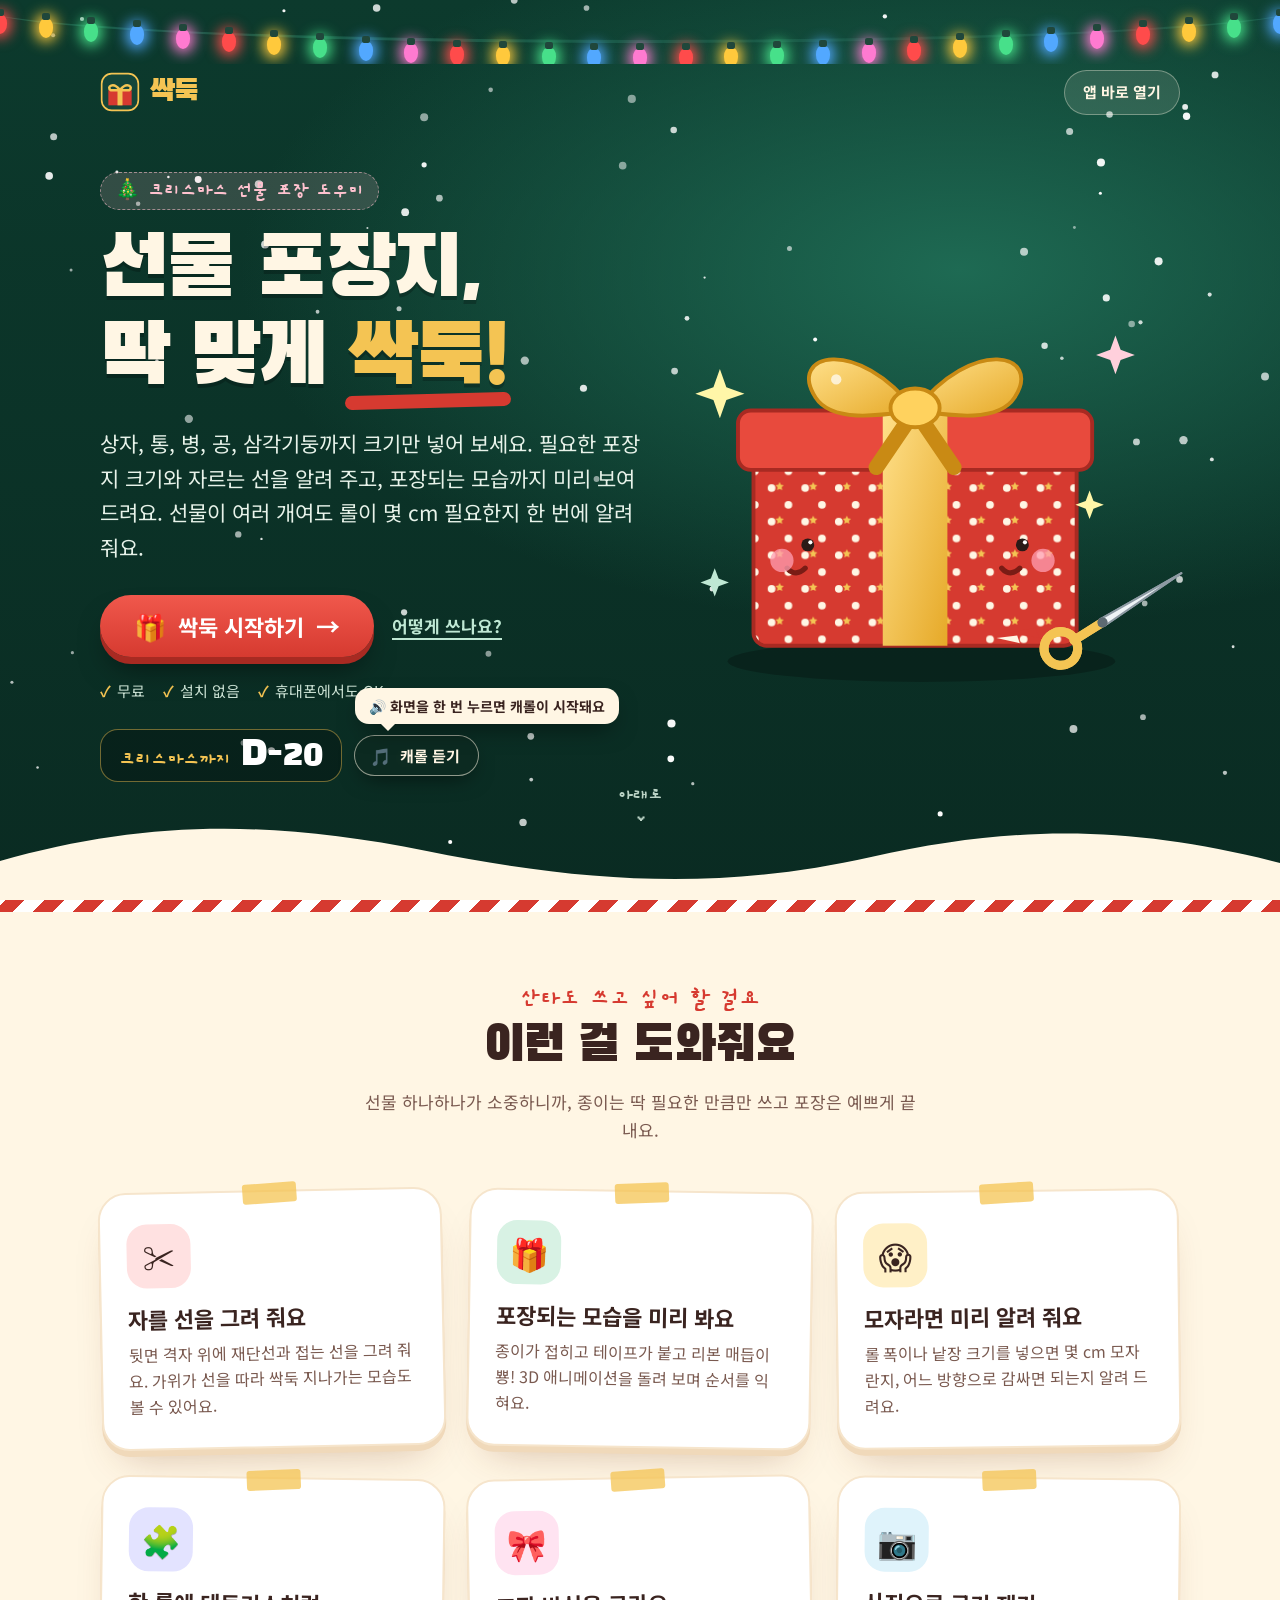
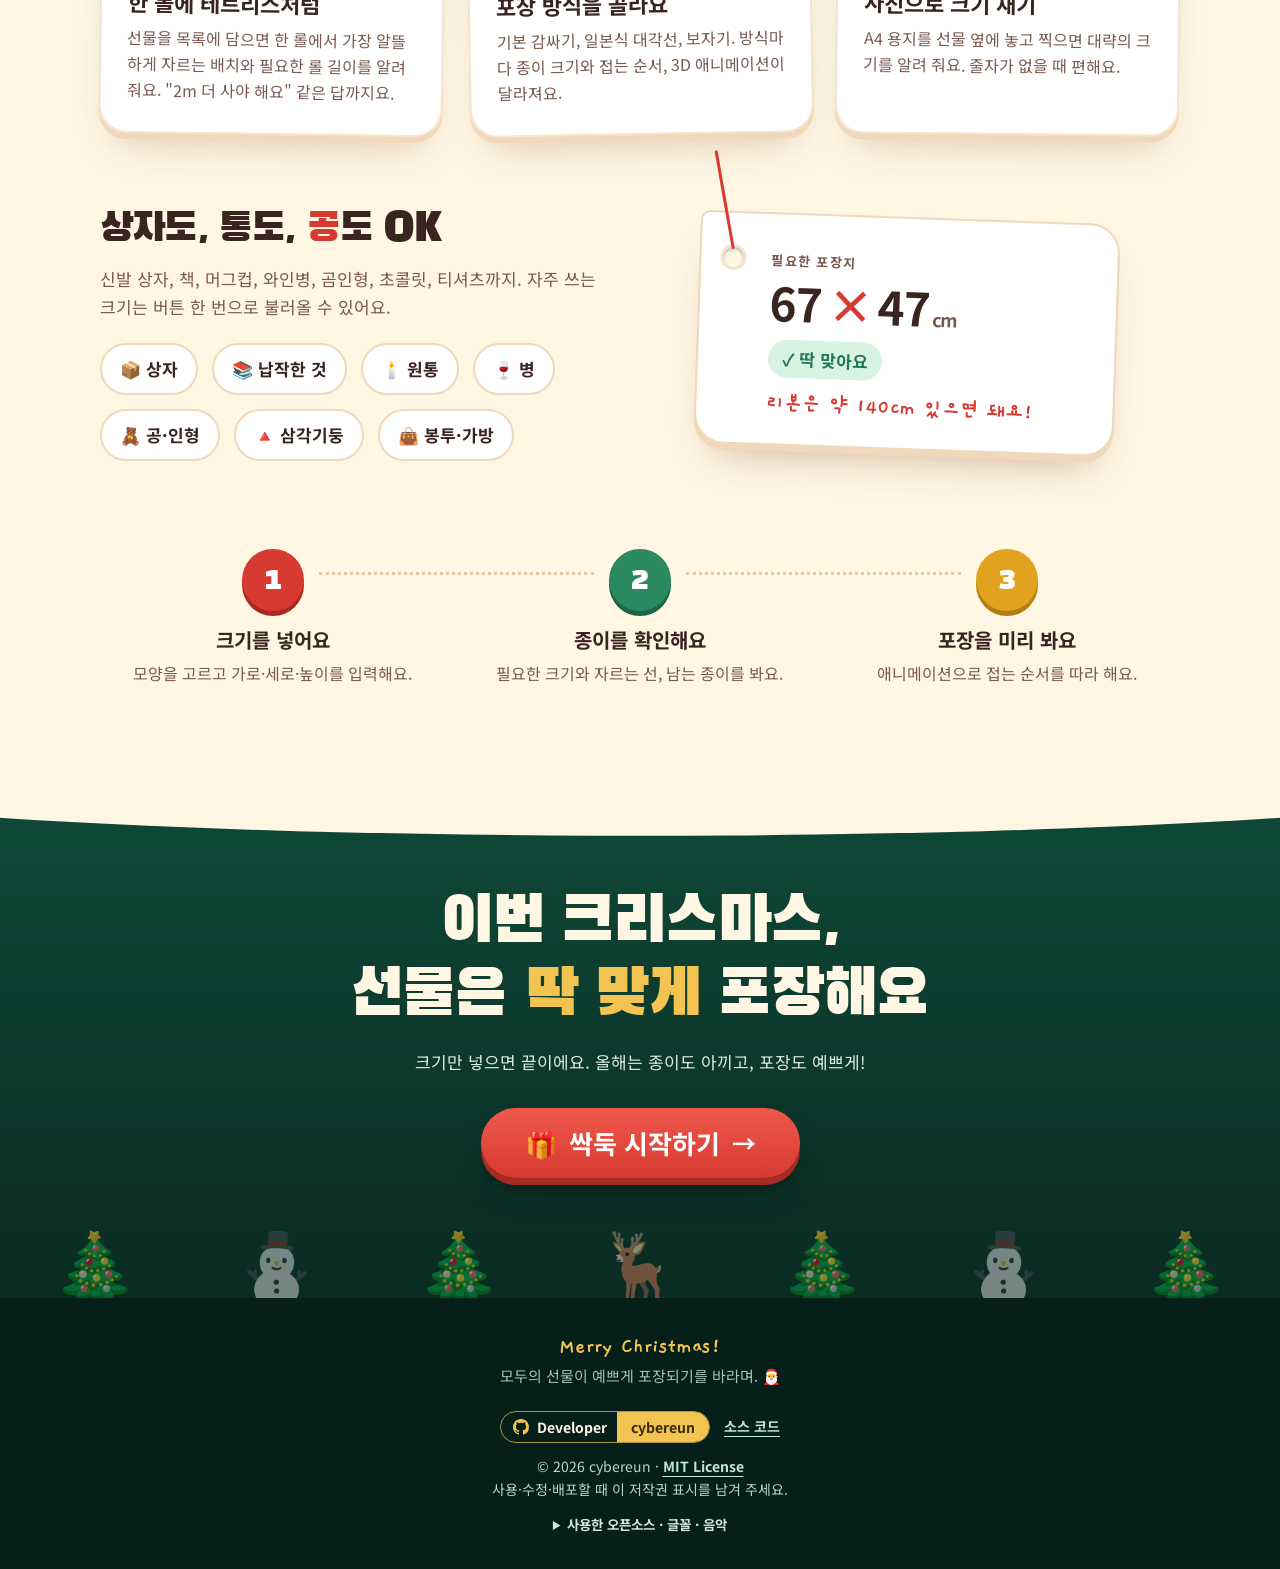
<file: index.html>
<!doctype html>
<html lang="ko">
<head>
<meta charset="utf-8">
<meta name="viewport" content="width=device-width, initial-scale=1, viewport-fit=cover">
<title>싹둑 — 크리스마스 선물 포장지 계산기</title>
<meta name="description" content="상자·원통·병 크기만 넣으면 필요한 포장지 크기와 재단선을 알려 주고, 포장되는 모습까지 미리 보여 주는 무료 웹앱.">
<meta property="og:title" content="싹둑 — 선물 포장지, 딱 맞게 싹둑!">
<meta property="og:description" content="크기만 넣으면 포장지 재단선과 3D 포장 애니메이션까지. 크리스마스 선물 포장 도우미.">
<meta property="og:type" content="website">
<meta name="theme-color" content="#0d3a2d">
<link rel="preconnect" href="https://fonts.googleapis.com">
<link rel="preconnect" href="https://fonts.gstatic.com" crossorigin>
<link rel="stylesheet" href="https://fonts.googleapis.com/css2?family=Black+Han+Sans&family=Gaegu:wght@400;700&family=Noto+Sans+KR:wght@400;500;700&display=swap">
<link rel="icon" href="data:image/svg+xml,%3Csvg xmlns='http://www.w3.org/2000/svg' viewBox='0 0 64 64'%3E%3Crect width='64' height='64' rx='14' fill='%2314463a'/%3E%3Cpath d='M12 24h40v28H12z' fill='%23c9372c'/%3E%3Crect x='28' y='24' width='8' height='28' fill='%23f3d27a'/%3E%3Cpath d='M32 24c-10-14-22-6-14 0zM32 24c10-14 22-6 14 0z' fill='none' stroke='%23f3d27a' stroke-width='4' stroke-linejoin='round'/%3E%3C/svg%3E">
<style>
/* 싹둑 랜딩 — 눈 오는 크리스마스 이브 밤
 * 레이아웃: 전구 줄 → 히어로(글 + 선물 일러스트) → 크림색 안내 구간 → 눈 쌓인 마지막 호출
 * 팔레트: 솔잎 초록 · 리본 빨강 · 금빛 · 눈 크림 · 딸기 분홍(사랑스러움 포인트) */
:root {
  --night: #0a2b22; --pine: #0f3b2e; --pine-2: #17503f;
  --red: #d63a30; --red-deep: #a82a22; --gold: #f4c453; --cream: #fff6e4; --paper: #fffaf0;
  --pink: #ffc2cf; --ink: #3a2420; --ink-soft: #7a5a50; --mint: #bfe8d4;
  --f-display: "Black Han Sans", "Noto Sans KR", "Malgun Gothic", sans-serif;
  --f-body: "Noto Sans KR", "Malgun Gothic", "Apple SD Gothic Neo", system-ui, sans-serif;
  --f-hand: "Gaegu", "Noto Sans KR", cursive;
  color-scheme: dark;
}
* { box-sizing: border-box; }
html { scroll-behavior: smooth; -webkit-text-size-adjust: 100%; }
body { margin: 0; background: var(--night); color: var(--cream); font: 400 17px/1.65 var(--f-body); overflow-x: hidden; }
h1, h2, h3, p { margin: 0; }
a { color: inherit; }
:focus-visible { outline: 3px solid var(--gold); outline-offset: 3px; border-radius: 10px; }
.wrap { width: 100%; max-width: 1120px; margin: 0 auto; padding-left: max(20px, env(safe-area-inset-left, 0px)); padding-right: max(20px, env(safe-area-inset-right, 0px)); }

/* ───── 전구 줄 ───── */
.garland { position: absolute; left: 0; right: 0; top: 0; height: 64px; pointer-events: none; z-index: 5; overflow: hidden; }
.garland::before { content: ""; position: absolute; left: -2%; right: -2%; top: -30px; height: 70px; border-bottom: 3px solid #1b5a48; border-radius: 50%; }
.garland i { position: absolute; width: 14px; height: 20px; border-radius: 50% 50% 55% 55%; background: var(--c); box-shadow: 0 0 14px 4px var(--c); animation: twinkle 2.4s ease-in-out infinite; }
.garland i::before { content: ""; position: absolute; left: 3px; top: -5px; width: 8px; height: 7px; background: #20473b; border-radius: 2px; }
@keyframes twinkle { 0%, 100% { opacity: 1; transform: scale(1) } 50% { opacity: .45; transform: scale(.88) } }

/* ───── 위쪽 띠 ───── */
.top { position: relative; z-index: 6; padding-top: 70px; }
.nav { display: flex; align-items: center; justify-content: space-between; gap: 12px; }
.logo { display: flex; align-items: center; gap: 10px; text-decoration: none; }
.logo svg { width: 40px; height: 40px; }
.logo b { font: 400 30px/1 var(--f-display); color: var(--gold); letter-spacing: -.02em; }
.pill { display: inline-flex; align-items: center; gap: 8px; border-radius: 999px; text-decoration: none; font-weight: 700; white-space: nowrap; }
.pill.small { padding: 9px 18px; background: rgba(255, 246, 228, .12); border: 1.5px solid rgba(255, 246, 228, .35); font-size: 15px; transition: background .2s, transform .2s; }
.pill.small:hover { background: rgba(255, 246, 228, .22); transform: translateY(-2px); }

/* ───── 히어로 ───── */
.hero { position: relative; min-height: 100vh; min-height: 100svh; display: flex; flex-direction: column; background: radial-gradient(1200px 600px at 75% 30%, #1e6a53 0%, transparent 60%), linear-gradient(180deg, #0c3a2d 0%, #0a2b22 100%); overflow: hidden; }
#snow { position: absolute; inset: 0; width: 100%; height: 100%; pointer-events: none; z-index: 1; }
.hero-in { flex: 1; align-content: center; position: relative; z-index: 3; display: grid; grid-template-columns: minmax(0, 1.05fr) minmax(0, 1fr); gap: 20px; align-items: center; padding-block: 30px 90px; }
.kicker { display: inline-flex; align-items: center; gap: 8px; padding: 6px 14px; border-radius: 999px; background: rgba(255, 194, 207, .16); color: var(--pink); font: 700 20px/1.2 var(--f-hand); border: 1.5px dashed rgba(255, 194, 207, .55); }
h1 { margin-top: 18px; font: 400 clamp(40px, 6.6vw, 92px)/1.04 var(--f-display); letter-spacing: -.03em; text-wrap: balance; text-shadow: 0 4px 0 rgba(0, 0, 0, .22); }
h1 em { font-style: normal; color: var(--gold); display: inline-block; position: relative; }
h1 em::after { content: ""; position: absolute; left: -2%; right: -2%; bottom: -.04em; height: .16em; background: var(--red); border-radius: 99px; transform: rotate(-1.5deg); z-index: -1; }
.lead { margin-top: 22px; font-size: clamp(17px, 2.2vw, 21px); color: #e8f3ea; max-width: 30em; text-wrap: pretty; }
.cta-row { margin-top: 30px; display: flex; flex-wrap: wrap; align-items: center; gap: 14px 18px; }
.btn { position: relative; display: inline-flex; align-items: center; gap: 12px; padding: 18px 34px; border-radius: 999px; background: linear-gradient(180deg, #f0584c, var(--red)); color: #fff; text-decoration: none; font: 700 22px/1 var(--f-body); box-shadow: 0 7px 0 var(--red-deep), 0 18px 30px -10px rgba(0, 0, 0, .55); transition: transform .15s, box-shadow .15s; }
.btn:hover { transform: translateY(-3px); box-shadow: 0 10px 0 var(--red-deep), 0 22px 34px -10px rgba(0, 0, 0, .6); }
.btn:active { transform: translateY(5px); box-shadow: 0 2px 0 var(--red-deep), 0 8px 14px -6px rgba(0, 0, 0, .5); }
.btn span.gift { font-size: 26px; display: inline-block; animation: wiggle 2.6s ease-in-out infinite; }
.btn::after { content: "→"; font-size: 24px; transition: transform .2s; }
.btn:hover::after { transform: translateX(5px); }
.btn.big { padding: 22px 44px; font-size: 26px; }
.link-soft { color: var(--mint); font-weight: 700; text-decoration: underline; text-underline-offset: 5px; text-decoration-thickness: 2px; }
.perks { margin-top: 22px; display: flex; flex-wrap: wrap; gap: 8px 18px; padding: 0; list-style: none; color: #cfe6d8; font-size: 15px; }
.perks li::before { content: "✓"; color: var(--gold); font-weight: 700; margin-right: 6px; }
.dday-row { margin-top: 26px; display: flex; flex-wrap: wrap; align-items: center; gap: 12px; }
.dday { display: inline-flex; align-items: baseline; gap: 10px; padding: 8px 18px; border-radius: 18px; background: rgba(0, 0, 0, .25); border: 1.5px solid rgba(244, 196, 83, .45); }
.dday span { font: 700 20px var(--f-hand); color: var(--gold); }
.dday b { font: 400 34px/1 var(--f-display); color: #fff; }
@keyframes wiggle { 0%, 100% { transform: rotate(0) } 10% { transform: rotate(-12deg) } 20% { transform: rotate(10deg) } 30% { transform: rotate(-6deg) } 40% { transform: rotate(0) } }

/* 일러스트 */
.scene { position: relative; justify-self: center; width: min(100%, 520px); }
.scene svg { width: 100%; height: auto; overflow: visible; display: block; }
.float { animation: bob 3.6s ease-in-out infinite; transform-origin: 50% 100%; }
@keyframes bob { 0%, 100% { transform: translateY(0) } 50% { transform: translateY(-10px) } }
.bow { transform-box: fill-box; transform-origin: 50% 90%; animation: bowwig 3.6s ease-in-out infinite; }
@keyframes bowwig { 0%, 100% { transform: rotate(-2deg) } 50% { transform: rotate(2.5deg) } }
.spark { transform-box: fill-box; transform-origin: center; animation: spark 2.2s ease-in-out infinite; }
@keyframes spark { 0%, 100% { transform: scale(.3) rotate(0); opacity: .2 } 50% { transform: scale(1) rotate(45deg); opacity: 1 } }
.blade-a { animation: snipA .9s ease-in-out infinite; }
.blade-b { animation: snipB .9s ease-in-out infinite; }
@keyframes snipA { 0%, 100% { transform: rotate(2deg) } 50% { transform: rotate(20deg) } }
@keyframes snipB { 0%, 100% { transform: rotate(-2deg) } 50% { transform: rotate(-20deg) } }
.snipbit { animation: fall 2.4s ease-in infinite; transform-box: fill-box; transform-origin: center; }
@keyframes fall { 0% { transform: translate(0, -6px) rotate(0); opacity: 0 } 15% { opacity: 1 } 100% { transform: translate(-26px, 74px) rotate(190deg); opacity: 0 } }

/* 아래로 안내 */
.more { position: absolute; z-index: 4; left: 50%; bottom: 74px; transform: translateX(-50%); display: grid; justify-items: center; gap: 2px; color: #cfe6d8; text-decoration: none; font: 700 18px/1 var(--f-hand); opacity: .9; }
.more span { font-size: 20px; animation: nudge 1.6s ease-in-out infinite; }
@keyframes nudge { 0%, 100% { transform: translateY(0) } 50% { transform: translateY(7px) } }
@media (max-width: 700px) { .more { display: none; } }
/* 눈 쌓인 언덕 */
.hills { position: absolute; left: 0; right: 0; bottom: -1px; z-index: 2; line-height: 0; }
.hills svg { width: 100%; height: 90px; display: block; }

/* ───── 안내 구간 ───── */
.paper { position: relative; background: var(--cream); color: var(--ink); padding-block: 84px 90px; }
.paper::before { content: ""; position: absolute; left: 0; right: 0; top: 0; height: 12px; background: repeating-linear-gradient(-45deg, var(--red) 0 14px, #fff 14px 28px); }
.sec-title { text-align: center; }
.sec-title .eyebrow { font: 700 24px var(--f-hand); color: var(--red); }
.sec-title h2 { margin-top: 4px; font: 400 clamp(32px, 5vw, 50px)/1.15 var(--f-display); letter-spacing: -.02em; text-wrap: balance; }
.sec-title p { margin: 12px auto 0; max-width: 34em; color: var(--ink-soft); text-wrap: pretty; }
.cards { margin-top: 46px; display: grid; grid-template-columns: repeat(3, minmax(0, 1fr)); gap: 30px 24px; }
.card { position: relative; background: #fff; border-radius: 28px; padding: 30px 26px 28px; box-shadow: 0 6px 0 #f0d9ba, 0 24px 40px -22px rgba(120, 60, 30, .35); border: 2px solid #f6e5cc; transition: transform .25s; }
.card:nth-child(1) { transform: rotate(-1.2deg); } .card:nth-child(2) { transform: rotate(.9deg); } .card:nth-child(3) { transform: rotate(-.7deg); } .card:nth-child(4) { transform: rotate(.8deg); } .card:nth-child(5) { transform: rotate(-1deg); } .card:nth-child(6) { transform: rotate(.6deg); }
.card:hover { transform: rotate(0) translateY(-6px); }
.card .ico { width: 64px; height: 64px; border-radius: 20px; display: grid; place-items: center; font-size: 32px; margin-bottom: 16px; }
.card:nth-child(1) .ico { background: #ffe1e1; } .card:nth-child(2) .ico { background: #d8f2e4; } .card:nth-child(3) .ico { background: #fff0c7; } .card:nth-child(4) .ico { background: #e3e3ff; } .card:nth-child(5) .ico { background: #ffe3f1; } .card:nth-child(6) .ico { background: #dff3fb; }
.card h3 { font: 700 22px/1.3 var(--f-body); }
.card p { margin-top: 8px; color: var(--ink-soft); font-size: 16px; text-wrap: pretty; }
.card::after { content: ""; position: absolute; top: -9px; left: 50%; width: 54px; height: 20px; transform: translateX(-50%) rotate(-3deg); background: rgba(244, 196, 83, .75); border-radius: 3px; }

.shapes { margin-top: 70px; display: grid; grid-template-columns: minmax(0, 1fr) minmax(0, 1.1fr); gap: 36px; align-items: center; }
.shapes h2 { font: 400 clamp(28px, 4vw, 40px)/1.2 var(--f-display); letter-spacing: -.02em; text-wrap: balance; }
.shapes h2 em { font-style: normal; color: var(--red); }
.shapes p { margin-top: 12px; color: var(--ink-soft); text-wrap: pretty; }
.shape-row { display: flex; gap: 14px; margin-top: 22px; flex-wrap: wrap; }
.chip { display: inline-flex; align-items: center; gap: 8px; padding: 10px 18px; border-radius: 999px; background: #fff; border: 2px solid #f0d9ba; font-weight: 700; }
.tagdemo { justify-self: center; width: min(100%, 420px); position: relative; background: #fff; border-radius: 10px 30px 30px 30px; padding: 30px 28px 26px 70px; box-shadow: 0 6px 0 #f0d9ba, 0 26px 40px -22px rgba(120, 60, 30, .4); border: 2px solid #f0d9ba; transform: rotate(2deg); }
.tagdemo::before { content: ""; position: absolute; left: 22px; top: 34px; width: 20px; height: 20px; border-radius: 50%; background: var(--cream); box-shadow: inset 0 2px 3px rgba(0, 0, 0, .25), 0 0 0 3px #f6e5cc; }
.tagdemo::after { content: ""; position: absolute; left: 30px; top: -64px; width: 3px; height: 100px; background: var(--red); transform: rotate(-12deg); transform-origin: 50% 100%; border-radius: 3px; }
.tagdemo small { font: 700 13px var(--f-body); letter-spacing: .1em; color: var(--ink-soft); }
.tagdemo .size { font: 700 46px/1.1 "Noto Sans KR", monospace; letter-spacing: -.03em; margin-top: 4px; }
.tagdemo .size i { font-style: normal; color: var(--red); margin: 0 6px; }
.tagdemo .size span { font: 700 18px var(--f-body); color: var(--ink-soft); margin-left: 4px; }
.tagdemo .ok { display: inline-block; margin-top: 12px; padding: 5px 14px; border-radius: 999px; background: #d8f2e4; color: #1d7a4b; font-weight: 700; }
.tagdemo .hand { margin-top: 12px; font: 700 22px var(--f-hand); color: var(--red); }

.steps { margin: 80px 0 0; padding: 0; list-style: none; display: grid; grid-template-columns: repeat(3, minmax(0, 1fr)); gap: 22px; counter-reset: s; }
.steps li { position: relative; text-align: center; padding: 8px 14px 0; }
.steps li::before { counter-increment: s; content: counter(s); display: grid; place-items: center; width: 62px; height: 62px; margin: 0 auto 14px; border-radius: 50%; background: var(--red); color: #fff; font: 400 30px var(--f-display); box-shadow: 0 5px 0 var(--red-deep); }
.steps li:nth-child(2)::before { background: #2c8a62; box-shadow: 0 5px 0 #1b6648; } .steps li:nth-child(3)::before { background: #e0a21f; box-shadow: 0 5px 0 #b27e12; }
.steps h3 { font: 700 20px var(--f-body); }
.steps p { margin-top: 6px; color: var(--ink-soft); font-size: 16px; }
.steps li:not(:last-child)::after { content: ""; position: absolute; top: 31px; left: calc(50% + 46px); width: calc(100% - 92px + 22px); border-top: 3px dotted #e5c9a4; }

/* ───── 마지막 호출 ───── */
.final { position: relative; background: linear-gradient(180deg, #0f4a39 0%, #0a2b22 100%); text-align: center; padding-block: 110px 120px; overflow: hidden; }
.final::before { content: ""; position: absolute; left: 0; right: 0; top: -1px; line-height: 0; height: 60px; background: var(--cream); clip-path: ellipse(70% 100% at 50% 0%); }
.final h2 { position: relative; font: 400 clamp(34px, 6vw, 64px)/1.15 var(--f-display); letter-spacing: -.02em; text-wrap: balance; }
.final h2 em { font-style: normal; color: var(--gold); }
.final p { position: relative; margin: 14px auto 32px; max-width: 28em; color: #dcebe1; text-wrap: pretty; }
.final .row { position: relative; }
.trees { position: absolute; inset: auto 0 0 0; display: flex; justify-content: space-between; padding-inline: 4vw; pointer-events: none; opacity: .5; font-size: clamp(34px, 6vw, 70px); line-height: 1; }
footer { background: #071f19; color: #9fc4b3; text-align: center; padding: 30px 20px calc(34px + env(safe-area-inset-bottom, 0px)); font-size: 15px; }
footer b { color: var(--gold); font-family: var(--f-hand); font-size: 22px; }


.legal { margin-top: 22px; display: grid; justify-items: center; gap: 12px; }
.dev-row { display: flex; flex-wrap: wrap; justify-content: center; align-items: center; gap: 10px 14px; }
.devbadge { display: inline-flex; align-items: stretch; border-radius: 999px; overflow: hidden; text-decoration: none; border: 1.5px solid rgba(244, 196, 83, .7); font: 700 14px/1 var(--f-body); transition: transform .15s; }
.devbadge:hover { transform: translateY(-2px); }
.devbadge svg { align-self: center; margin: 0 8px 0 12px; color: var(--gold); }
.devbadge .role { display: flex; align-items: center; padding: 8px 10px 8px 0; color: var(--cream); }
.devbadge .who { display: flex; align-items: center; padding: 8px 14px; background: var(--gold); color: #3a2a06; }
.devlink { color: #bfe8d4; font-weight: 700; font-size: 14px; text-underline-offset: 4px; }
.copy { font-size: 14px; color: #b7d6c7; }
.credits { max-width: 560px; font-size: 13.5px; color: #9fc4b3; text-align: left; }
.credits summary { cursor: pointer; text-align: center; font-weight: 700; color: #cfe6d8; }
.credits ul { margin: 10px 0 0; padding-left: 18px; display: grid; gap: 6px; }

/* ───── 좁은 화면 ───── */
@media (max-width: 860px) {
  .cards, .steps { grid-template-columns: minmax(0, 1fr); }
  .card, .card:nth-child(n) { transform: none; }
  .shapes { grid-template-columns: minmax(0, 1fr); }
  .steps li:not(:last-child)::after { display: none; }
  .steps { gap: 34px; }
}
@media (max-width: 700px) {
  .hero-in { grid-template-columns: minmax(0, 1fr); padding-block: 4px 64px; gap: 6px; }
  .scene { order: -1; width: min(66%, 40svh); }
  h1 { margin-top: 12px; font-size: clamp(38px, 11vw, 60px); }
  .lead { margin-top: 12px; font-size: 16px; }
  .cta-row { margin-top: 18px; }
  .perks { display: none; }
  .dday-row { margin-top: 16px; } .dday { padding: 6px 14px; } .dday b { font-size: 28px; }
}
@media (max-width: 480px) {
  .btn { font-size: 20px; padding: 17px 28px; }
  .logo b { font-size: 26px; }
  .tagdemo { padding-left: 62px; } .tagdemo .size { font-size: 38px; }
  .nav .pill.small { display: none; }
}
@media (prefers-reduced-motion: reduce) { *, *::before, *::after { animation: none !important; scroll-behavior: auto !important; } }
</style>
</head>
<body>

<div class="hero">
  <canvas id="snow" aria-hidden="true"></canvas>
  <div class="garland" id="garland" aria-hidden="true"></div>

  <div class="top">
    <div class="wrap nav">
      <a class="logo" href="./" aria-label="싹둑">
        <svg viewBox="0 0 48 48" aria-hidden="true"><rect x="2" y="2" width="44" height="44" rx="12" fill="#14463a" stroke="#f4c453" stroke-width="2"/><path d="M10 22h28v18H10z" fill="#d63a30"/><rect x="21" y="22" width="6" height="18" fill="#f4c453"/><path d="M24 22c-8-11-17-4-11 0zM24 22c8-11 17-4 11 0z" fill="none" stroke="#f4c453" stroke-width="3" stroke-linejoin="round"/></svg>
        <b>싹둑</b>
      </a>
      <a class="pill small" href="app/">앱 바로 열기</a>
    </div>
  </div>

  <div class="wrap hero-in">
    <div>
      <span class="kicker">🎄 크리스마스 선물 포장 도우미</span>
      <h1>선물 포장지,<br>딱 맞게 <em>싹둑!</em></h1>
      <p class="lead">상자, 통, 병, 공, 삼각기둥까지 크기만 넣어 보세요. 필요한 포장지 크기와 자르는 선을 알려 주고, 포장되는 모습까지 미리 보여 드려요. 선물이 여러 개여도 롤이 몇 cm 필요한지 한 번에 알려 줘요.</p>
      <div class="cta-row">
        <a class="btn" href="app/" id="cta1"><span class="gift" aria-hidden="true">🎁</span>싹둑 시작하기</a>
        <a class="link-soft" href="#how">어떻게 쓰나요?</a>
      </div>
      <ul class="perks"><li>무료</li><li>설치 없음</li><li>휴대폰에서도 OK</li></ul>
      <div class="dday-row"><div class="dday" aria-live="polite"><span>크리스마스까지</span><b id="dday">D-?</b></div><span data-bgm-slot></span></div>
    </div>

    <div class="scene" aria-hidden="true">
      <svg viewBox="0 0 400 360">
        <defs>
          <pattern id="dots" width="26" height="26" patternUnits="userSpaceOnUse"><rect width="26" height="26" fill="#d63a30"/><circle cx="6" cy="6" r="3" fill="#fff6e4"/><circle cx="19" cy="19" r="3" fill="#fff6e4"/><path d="M19 3l1.2 2.6 2.8.4-2 2 .5 2.8-2.5-1.3-2.5 1.3.5-2.8-2-2 2.8-.4z" fill="#f4c453" transform="translate(-3 -1) scale(.8)"/></pattern>
          <linearGradient id="gold" x1="0" y1="0" x2="1" y2="1"><stop offset="0" stop-color="#ffe08a"/><stop offset="1" stop-color="#e6a928"/></linearGradient>
        </defs>
        <ellipse cx="200" cy="322" rx="150" ry="16" fill="#000" opacity=".25"/>
        <g class="float">
          <rect x="70" y="160" width="250" height="150" rx="10" fill="url(#dots)"/>
          <rect x="70" y="160" width="250" height="150" rx="10" fill="none" stroke="#a82a22" stroke-width="3"/>
          <rect x="58" y="128" width="274" height="46" rx="10" fill="#e84a3d"/>
          <rect x="58" y="128" width="274" height="46" rx="10" fill="none" stroke="#a82a22" stroke-width="3"/>
          <rect x="170" y="128" width="50" height="182" fill="url(#gold)"/>
          <rect x="58" y="146" width="274" height="12" fill="url(#gold)" opacity=".0"/>
          <g class="bow">
            <path d="M195 128C150 70 96 84 118 118c14 22 60 12 77 10z" fill="url(#gold)" stroke="#c98a14" stroke-width="3" stroke-linejoin="round"/>
            <path d="M195 128c45-58 99-44 77-10-14 22-60 12-77 10z" fill="url(#gold)" stroke="#c98a14" stroke-width="3" stroke-linejoin="round"/>
            <path d="M195 128l-30 44M195 128l30 44" stroke="#c98a14" stroke-width="12" stroke-linecap="round"/>
            <ellipse cx="195" cy="126" rx="19" ry="15" fill="#ffd25e" stroke="#c98a14" stroke-width="3"/>
            <circle cx="134" cy="104" r="4" fill="#fff" opacity=".7"/>
          </g>
          <g fill="#fff6e4"><circle cx="105" cy="228" r="0"/></g>
          <path d="M96 250c0 0 6 8 14 0M262 250c0 0 6 8 14 0" stroke="#7a1c15" stroke-width="4" stroke-linecap="round" fill="none"/>
          <circle cx="92" cy="244" r="9" fill="#ff9fb3" opacity=".75"/><circle cx="294" cy="244" r="9" fill="#ff9fb3" opacity=".75"/>
          <circle cx="112" cy="232" r="5" fill="#2a1a17"/><circle cx="278" cy="232" r="5" fill="#2a1a17"/>
          <circle cx="114" cy="230" r="1.6" fill="#fff"/><circle cx="280" cy="230" r="1.6" fill="#fff"/>
        </g>
        <!-- 가위 -->
        <g transform="translate(340 292) rotate(-32)">
          <g class="snip">
            <g class="blade-a"><path d="M0 -3 L72 0 L0 3 Z" fill="#eef3f6" stroke="#8d9aa3" stroke-width="1.5" stroke-linejoin="round"/><path d="M0 0 L-26 0" stroke="#f4c453" stroke-width="7" stroke-linecap="round"/><circle cx="-38" cy="0" r="13" fill="none" stroke="#f4c453" stroke-width="7"/></g>
            <g class="blade-b"><path d="M0 -3 L72 0 L0 3 Z" fill="#eef3f6" stroke="#8d9aa3" stroke-width="1.5" stroke-linejoin="round"/><path d="M0 0 L-26 0" stroke="#f4c453" stroke-width="7" stroke-linecap="round"/><circle cx="-38" cy="0" r="13" fill="none" stroke="#f4c453" stroke-width="7"/></g>
            <circle r="4" fill="#5d6a72"/>
          </g>
        </g>
        <path class="snipbit" d="M268 300l20 -4 3 8z" fill="#d63a30"/>
        <path class="snipbit" style="animation-delay:.9s" d="M258 304l16 -2 2 6z" fill="#fff6e4"/>
        <!-- 반짝이 -->
        <path class="spark" d="M44 96l5 14 14 5-14 5-5 14-5-14-14-5 14-5z" fill="#fff6a8"/>
        <path class="spark" style="animation-delay:.7s" d="M350 70l4 11 11 4-11 4-4 11-4-11-11-4 11-4z" fill="#ffd0dc"/>
        <path class="spark" style="animation-delay:1.3s" d="M330 190l3 8 8 3-8 3-3 8-3-8-8-3 8-3z" fill="#fff6a8"/>
        <path class="spark" style="animation-delay:1.8s" d="M40 250l3 8 8 3-8 3-3 8-3-8-8-3 8-3z" fill="#bfe8d4"/>
      </svg>
    </div>
  </div>

  <a class="more" href="#how" aria-label="아래로 내려 보기">아래로<span aria-hidden="true">⌄</span></a>

  <div class="hills" aria-hidden="true">
    <svg viewBox="0 0 1440 90" preserveAspectRatio="none"><path d="M0 50C160 10 300 8 480 40s330 40 500 6 300-30 460 6V90H0z" fill="#fff6e4"/></svg>
  </div>
</div>

<main>
  <section class="paper" id="how">
    <div class="wrap">
      <div class="sec-title">
        <div class="eyebrow">산타도 쓰고 싶어 할 걸요</div>
        <h2>이런 걸 도와줘요</h2>
        <p>선물 하나하나가 소중하니까, 종이는 딱 필요한 만큼만 쓰고 포장은 예쁘게 끝내요.</p>
      </div>

      <div class="cards">
        <article class="card"><div class="ico" aria-hidden="true">✂️</div><h3>자를 선을 그려 줘요</h3><p>뒷면 격자 위에 재단선과 접는 선을 그려 줘요. 가위가 선을 따라 싹둑 지나가는 모습도 볼 수 있어요.</p></article>
        <article class="card"><div class="ico" aria-hidden="true">🎁</div><h3>포장되는 모습을 미리 봐요</h3><p>종이가 접히고 테이프가 붙고 리본 매듭이 뿅! 3D 애니메이션을 돌려 보며 순서를 익혀요.</p></article>
        <article class="card"><div class="ico" aria-hidden="true">😱</div><h3>모자라면 미리 알려 줘요</h3><p>롤 폭이나 낱장 크기를 넣으면 몇 cm 모자란지, 어느 방향으로 감싸면 되는지 알려 드려요.</p></article>
        <article class="card"><div class="ico" aria-hidden="true">🧩</div><h3>한 롤에 테트리스처럼</h3><p>선물을 목록에 담으면 한 롤에서 가장 알뜰하게 자르는 배치와 필요한 롤 길이를 알려 줘요. "2m 더 사야 해요" 같은 답까지요.</p></article>
        <article class="card"><div class="ico" aria-hidden="true">🎀</div><h3>포장 방식을 골라요</h3><p>기본 감싸기, 일본식 대각선, 보자기. 방식마다 종이 크기와 접는 순서, 3D 애니메이션이 달라져요.</p></article>
        <article class="card"><div class="ico" aria-hidden="true">📷</div><h3>사진으로 크기 재기</h3><p>A4 용지를 선물 옆에 놓고 찍으면 대략의 크기를 알려 줘요. 줄자가 없을 때 편해요.</p></article>
      </div>

      <div class="shapes">
        <div>
          <h2>상자도, 통도, <em>공</em>도 OK</h2>
          <p>신발 상자, 책, 머그컵, 와인병, 곰인형, 초콜릿, 티셔츠까지. 자주 쓰는 크기는 버튼 한 번으로 불러올 수 있어요.</p>
          <div class="shape-row"><span class="chip">📦 상자</span><span class="chip">📚 납작한 것</span><span class="chip">🕯️ 원통</span><span class="chip">🍷 병</span><span class="chip">🧸 공·인형</span><span class="chip">🔺 삼각기둥</span><span class="chip">👜 봉투·가방</span></div>
        </div>
        <div class="tagdemo" aria-label="결과 화면 예시">
          <small>필요한 포장지</small>
          <div class="size">67<i>×</i>47<span>cm</span></div>
          <span class="ok">✓ 딱 맞아요</span>
          <div class="hand">리본은 약 140cm 있으면 돼요!</div>
        </div>
      </div>

      <ol class="steps">
        <li><h3>크기를 넣어요</h3><p>모양을 고르고 가로·세로·높이를 입력해요.</p></li>
        <li><h3>종이를 확인해요</h3><p>필요한 크기와 자르는 선, 남는 종이를 봐요.</p></li>
        <li><h3>포장을 미리 봐요</h3><p>애니메이션으로 접는 순서를 따라 해요.</p></li>
      </ol>
    </div>
  </section>

  <section class="final">
    <div class="wrap">
      <h2>이번 크리스마스,<br>선물은 <em>딱 맞게</em> 포장해요</h2>
      <p>크기만 넣으면 끝이에요. 올해는 종이도 아끼고, 포장도 예쁘게!</p>
      <div class="row"><a class="btn big" href="app/" id="cta2"><span class="gift" aria-hidden="true">🎁</span>싹둑 시작하기</a></div>
    </div>
    <div class="trees" aria-hidden="true"><span>🎄</span><span>⛄</span><span>🎄</span><span>🦌</span><span>🎄</span><span>⛄</span><span>🎄</span></div>
  </section>
</main>

<footer><b>Merry Christmas!</b><br>모두의 선물이 예쁘게 포장되기를 바라며. 🎅
<div class="legal">
  <div class="dev-row">
    <a class="devbadge" href="https://github.com/cybereun" target="_blank" rel="noopener" aria-label="개발자 cybereun의 GitHub 프로필"><svg viewBox="0 0 16 16" width="16" height="16" aria-hidden="true"><path fill="currentColor" d="M8 0C3.58 0 0 3.58 0 8c0 3.54 2.29 6.53 5.47 7.59.4.07.55-.17.55-.38 0-.19-.01-.82-.01-1.49-2.01.37-2.53-.49-2.69-.94-.09-.23-.48-.94-.82-1.13-.28-.15-.68-.52-.01-.53.63-.01 1.08.58 1.23.82.72 1.21 1.87.87 2.33.66.07-.52.28-.87.51-1.07-1.78-.2-3.64-.89-3.64-3.95 0-.87.31-1.59.82-2.15-.08-.2-.36-1.02.08-2.12 0 0 .67-.21 2.2.82.64-.18 1.32-.27 2-.27.68 0 1.36.09 2 .27 1.53-1.04 2.2-.82 2.2-.82.44 1.1.16 1.92.08 2.12.51.56.82 1.27.82 2.15 0 3.07-1.87 3.75-3.65 3.95.29.25.54.73.54 1.48 0 1.07-.01 1.93-.01 2.2 0 .21.15.46.55.38A8.013 8.013 0 0016 8c0-4.42-3.58-8-8-8z"/></svg><span class="role">Developer</span><span class="who">cybereun</span></a>
    <a class="devlink" href="https://github.com/cybereun/ssakduk" target="_blank" rel="noopener">소스 코드</a>
  </div>
  <p class="copy">© 2026 cybereun · <a class="devlink" href="https://github.com/cybereun/ssakduk/blob/main/LICENSE" target="_blank" rel="noopener">MIT License</a><br>사용·수정·배포할 때 이 저작권 표시를 남겨 주세요.</p>
  <details class="credits">
    <summary>사용한 오픈소스 · 글꼴 · 음악</summary>
    <ul>
      <li><b>Three.js</b> r149, MIT License, © 2010-2023 three.js authors</li>
      <li><b>글꼴</b> Black Han Sans, Gaegu, Noto Sans KR, JetBrains Mono: Google Fonts, SIL Open Font License 1.1</li>
      <li><b>음악</b> 「고요한 밤」(프란츠 크사버 그루버, 1818): 저작권이 만료된 곡을 브라우저에서 직접 합성해 연주해요. 별도의 음원 파일은 쓰지 않아요.</li>
    </ul>
  </details>
</div>
</footer>

<script>
(function () {
  'use strict';
  var reduce = window.matchMedia && matchMedia('(prefers-reduced-motion: reduce)').matches;

  /* 크리스마스 D-day */
  var now = new Date(), y = now.getFullYear();
  var x = new Date(y, 11, 25), today = new Date(y, now.getMonth(), now.getDate());
  if (today > x) x = new Date(y + 1, 11, 25);
  var d = Math.round((x - today) / 86400000);
  document.getElementById('dday').textContent = d === 0 ? '오늘이에요! 🎉' : (d === 1 ? '내일이에요! 🎄' : 'D-' + d);

  /* 전구 줄 */
  var g = document.getElementById('garland'), colors = ['#ff4b4b', '#ffc93c', '#47e08a', '#52a8ff', '#ff7ad0'];
  function bulbs() {
    g.innerHTML = '';
    var w = g.clientWidth, n = Math.ceil(w / 46);
    for (var i = 0; i <= n; i++) {
      var t = i / n, b = document.createElement('i');
      b.style.left = (t * 100) + '%';
      b.style.top = (Math.sin(t * Math.PI) * 34 - 6 + 20) + 'px';
      b.style.marginLeft = '-7px';
      b.style.setProperty('--c', colors[i % colors.length]);
      b.style.animationDelay = (i % 5) * .45 + 's';
      g.appendChild(b);
    }
  }
  bulbs(); window.addEventListener('resize', bulbs);

  /* 눈 */
  var cv = document.getElementById('snow'), ctx = cv.getContext('2d'), flakes = [], W = 0, H = 0, dpr = Math.min(2, window.devicePixelRatio || 1), raf = 0;
  function size() {
    var r = cv.parentElement.getBoundingClientRect();
    W = r.width; H = r.height; cv.width = W * dpr; cv.height = H * dpr; ctx.setTransform(dpr, 0, 0, dpr, 0, 0);
    var n = Math.round(Math.min(120, Math.max(40, W / 12)));
    while (flakes.length < n) flakes.push({ x: Math.random() * W, y: Math.random() * H, r: 1 + Math.random() * 3.2, v: 18 + Math.random() * 40, p: Math.random() * 6.28, a: .5 + Math.random() * .5 });
    flakes.length = n;
  }
  function draw(t) {
    ctx.clearRect(0, 0, W, H);
    for (var i = 0; i < flakes.length; i++) {
      var f = flakes[i];
      f.y += f.v * .016; f.x += Math.sin(t / 1400 + f.p) * .35;
      if (f.y > H + 6) { f.y = -6; f.x = Math.random() * W; }
      ctx.globalAlpha = f.a; ctx.fillStyle = '#fff';
      ctx.beginPath(); ctx.arc(f.x, f.y, f.r, 0, 6.283); ctx.fill();
    }
    raf = requestAnimationFrame(draw);
  }
  size(); window.addEventListener('resize', size);
  if (reduce) { draw(0); cancelAnimationFrame(raf); } else { raf = requestAnimationFrame(draw); }
  document.addEventListener('visibilitychange', function () {
    if (reduce) return;
    if (document.hidden) cancelAnimationFrame(raf); else raf = requestAnimationFrame(draw);
  });
})();
</script>
<script src="bgm.js" defer></script>
</body>
</html>
</file>
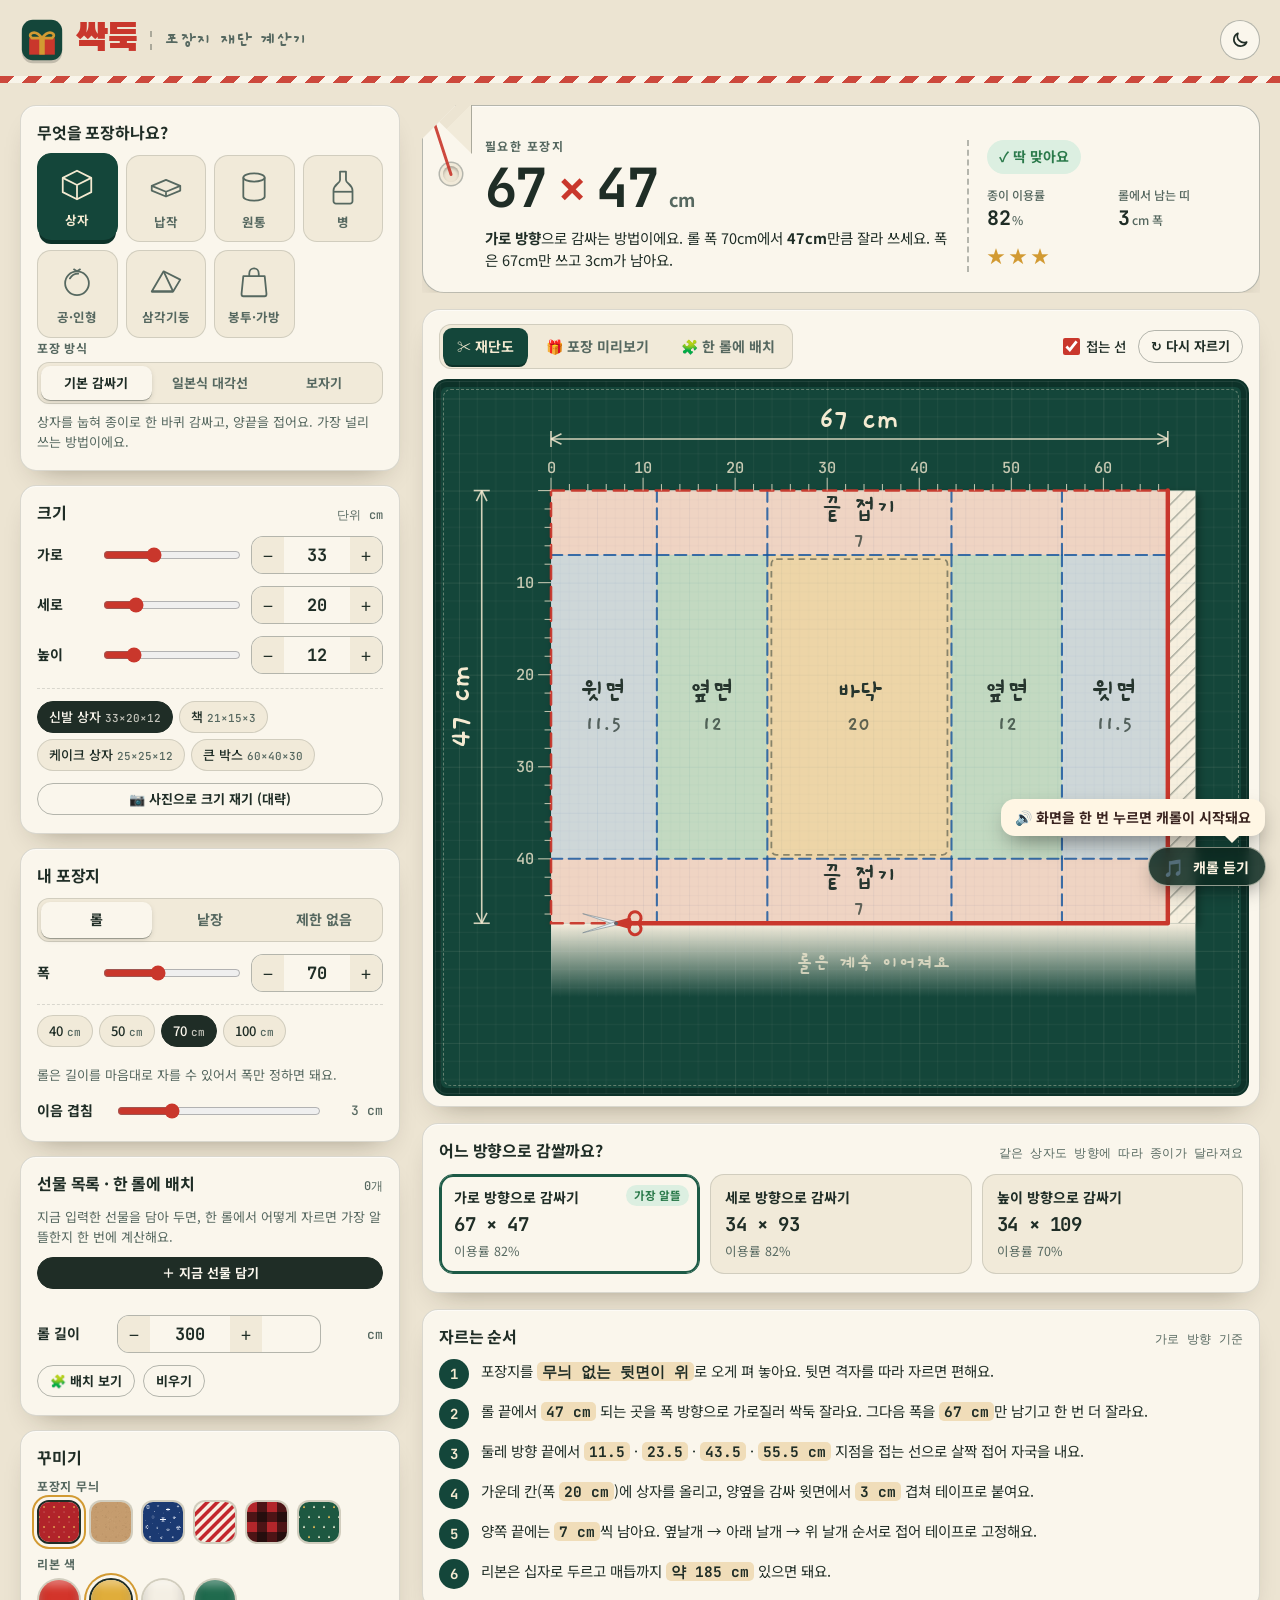
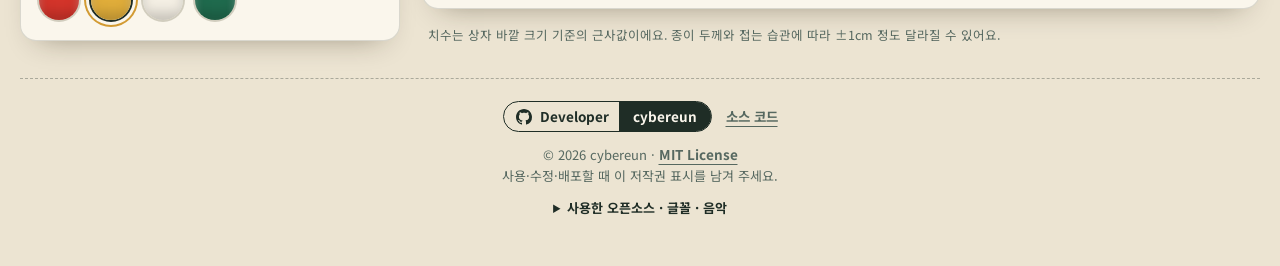
<file: app/index.html>
<!doctype html>
<html lang="ko">
<head>
<meta charset="utf-8">
<meta name="viewport" content="width=device-width, initial-scale=1, viewport-fit=cover">
<title>싹둑 — 포장지 재단 계산기</title>
<link rel="preconnect" href="https://fonts.googleapis.com">
<link rel="preconnect" href="https://fonts.gstatic.com" crossorigin>
<link rel="stylesheet" href="https://fonts.googleapis.com/css2?family=Black+Han+Sans&family=Gaegu:wght@400;700&family=JetBrains+Mono:wght@500;700&family=Noto+Sans+KR:wght@400;500;700&display=swap">
<link rel="stylesheet" href="css/style.css?v=6">
<link rel="icon" href="data:image/svg+xml,%3Csvg xmlns='http://www.w3.org/2000/svg' viewBox='0 0 64 64'%3E%3Crect width='64' height='64' rx='14' fill='%2314463a'/%3E%3Cpath d='M12 24h40v28H12z' fill='%23c9372c'/%3E%3Crect x='28' y='24' width='8' height='28' fill='%23f3d27a'/%3E%3Cpath d='M32 24c-10-14-22-6-14 0zM32 24c10-14 22-6 14 0z' fill='none' stroke='%23f3d27a' stroke-width='4' stroke-linejoin='round'/%3E%3C/svg%3E">
</head>
<body>

<header class="top">
  <div class="top-in">
    <a class="brand" href="../" aria-label="싹둑 처음 화면">
      <svg class="brand-mark" viewBox="0 0 48 48" aria-hidden="true">
        <rect x="2" y="2" width="44" height="44" rx="12" fill="var(--mat)"/>
        <path d="M10 22h28v18H10z" fill="var(--red)"/>
        <rect x="21" y="22" width="6" height="18" fill="var(--gold)"/>
        <path d="M24 22c-8-11-17-4-11 0zM24 22c8-11 17-4 11 0z" fill="none" stroke="var(--gold)" stroke-width="3" stroke-linejoin="round"/>
        <path d="M31 8l-14 14M17 8l14 14" stroke="#fff" stroke-width="0" />
      </svg>
      <span class="brand-name">싹둑</span>
      <span class="brand-sub">포장지 재단 계산기</span>
    </a>
    <button class="icon-btn" id="theme-btn" type="button" aria-label="화면 테마 바꾸기" title="화면 테마 바꾸기">
      <svg viewBox="0 0 24 24" width="20" height="20" aria-hidden="true"><path d="M20 14.5A8 8 0 0 1 9.5 4a8 8 0 1 0 10.5 10.5z" fill="none" stroke="currentColor" stroke-width="2" stroke-linejoin="round"/></svg>
    </button>
  </div>
  <div class="trim" aria-hidden="true"></div>
</header>

<main class="app">

  <!-- ───────── 왼쪽: 입력 ───────── -->
  <aside class="controls" aria-label="포장 정보 입력">

    <section class="card" id="c-shape" aria-labelledby="h-shape">
      <h2 id="h-shape">무엇을 포장하나요?</h2>
      <div class="shapes" role="radiogroup" aria-labelledby="h-shape" id="shapes">
        <button type="button" class="shape" role="radio" data-shape="box" aria-checked="true">
          <svg viewBox="0 0 64 64" aria-hidden="true"><path d="M32 8 56 20v24L32 56 8 44V20z" fill="none" stroke="currentColor" stroke-width="3" stroke-linejoin="round"/><path d="M8 20l24 12 24-12M32 32v24" fill="none" stroke="currentColor" stroke-width="3" stroke-linejoin="round"/></svg>
          <span>상자</span>
        </button>
        <button type="button" class="shape" role="radio" data-shape="flat" aria-checked="false">
          <svg viewBox="0 0 64 64" aria-hidden="true"><path d="M8 30 32 20l24 10v8L32 48 8 38z" fill="none" stroke="currentColor" stroke-width="3" stroke-linejoin="round"/><path d="M8 30l24 10 24-10M32 40v8" fill="none" stroke="currentColor" stroke-width="3" stroke-linejoin="round"/></svg>
          <span>납작</span>
        </button>
        <button type="button" class="shape" role="radio" data-shape="cyl" aria-checked="false">
          <svg viewBox="0 0 64 64" aria-hidden="true"><ellipse cx="32" cy="16" rx="18" ry="7" fill="none" stroke="currentColor" stroke-width="3"/><path d="M14 16v32c0 4 8 7 18 7s18-3 18-7V16" fill="none" stroke="currentColor" stroke-width="3"/></svg>
          <span>원통</span>
        </button>
        <button type="button" class="shape" role="radio" data-shape="bottle" aria-checked="false">
          <svg viewBox="0 0 64 64" aria-hidden="true"><path d="M27 6h10v14c0 6 11 8 11 18v18c0 2-2 4-4 4H20c-2 0-4-2-4-4V38c0-10 11-12 11-18z" fill="none" stroke="currentColor" stroke-width="3" stroke-linejoin="round"/><path d="M16 40h32" stroke="currentColor" stroke-width="3"/></svg>
          <span>병</span>
        </button>
        <button type="button" class="shape" role="radio" data-shape="ball" aria-checked="false">
          <svg viewBox="0 0 64 64" aria-hidden="true"><circle cx="32" cy="34" r="20" fill="none" stroke="currentColor" stroke-width="3"/><path d="M20 26c3-5 8-8 14-8" fill="none" stroke="currentColor" stroke-width="3" stroke-linecap="round"/><path d="M26 10l6 4 6-4" fill="none" stroke="currentColor" stroke-width="3" stroke-linejoin="round"/></svg>
          <span>공·인형</span>
        </button>
        <button type="button" class="shape" role="radio" data-shape="prism" aria-checked="false">
          <svg viewBox="0 0 64 64" aria-hidden="true"><path d="M8 48 28 14l28 14-12 20z" fill="none" stroke="currentColor" stroke-width="3" stroke-linejoin="round"/><path d="M8 48h36M28 14 44 48" fill="none" stroke="currentColor" stroke-width="3" stroke-linejoin="round"/></svg>
          <span>삼각기둥</span>
        </button>
        <button type="button" class="shape" role="radio" data-shape="pouch" aria-checked="false">
          <svg viewBox="0 0 64 64" aria-hidden="true"><path d="M14 22h36l3 30c0 2-1 4-3 4H14c-2 0-3-2-3-4z" fill="none" stroke="currentColor" stroke-width="3" stroke-linejoin="round"/><path d="M24 22v-4c0-6 4-9 8-9s8 3 8 9v4" fill="none" stroke="currentColor" stroke-width="3" stroke-linecap="round"/></svg>
          <span>봉투·가방</span>
        </button>
      </div>
      <div class="method" id="method-wrap" hidden>
        <div class="label-s">포장 방식</div>
        <div class="seg" role="radiogroup" aria-label="포장 방식" id="method">
          <button type="button" role="radio" data-method="basic" aria-checked="true">기본 감싸기</button>
          <button type="button" role="radio" data-method="diag" aria-checked="false">일본식 대각선</button>
          <button type="button" role="radio" data-method="cloth" aria-checked="false">보자기</button>
        </div>
        <p class="note" id="method-note"></p>
      </div>
    </section>

    <section class="card" id="c-size" aria-labelledby="h-size">
      <div class="card-head">
        <h2 id="h-size">크기</h2>
        <span class="unit-tag">단위 cm</span>
      </div>
      <div id="dims" class="dims"></div>
      <div class="presets" id="presets" aria-label="자주 쓰는 크기"></div>
      <button type="button" class="btn ghost sm photo-btn" id="btn-photo">📷 사진으로 크기 재기 (대략)</button>
    </section>

    <section class="card" id="c-paper" aria-labelledby="h-paper">
      <h2 id="h-paper">내 포장지</h2>
      <div class="seg" role="radiogroup" aria-labelledby="h-paper" id="paper-type">
        <button type="button" role="radio" data-type="roll" aria-checked="true">롤</button>
        <button type="button" role="radio" data-type="sheet" aria-checked="false">낱장</button>
        <button type="button" role="radio" data-type="none" aria-checked="false">제한 없음</button>
      </div>
      <div id="paper-fields" class="paper-fields"></div>
      <div class="field slim">
        <label for="ovl">이음 겹침</label>
        <input type="range" id="ovl" min="2" max="6" step="0.5" value="3">
        <output id="ovl-out" for="ovl">3 cm</output>
      </div>
    </section>


    <section class="card" id="c-gifts" aria-labelledby="h-gifts">
      <div class="card-head">
        <h2 id="h-gifts">선물 목록 · 한 롤에 배치</h2>
        <span class="unit-tag" id="gift-count">0개</span>
      </div>
      <p class="note">지금 입력한 선물을 담아 두면, 한 롤에서 어떻게 자르면 가장 알뜰한지 한 번에 계산해요.</p>
      <button type="button" class="btn sm add-gift" id="btn-add-gift">＋ 지금 선물 담기</button>
      <ul class="gifts" id="gift-list"></ul>
      <div class="field slim rolllen" id="rolllen-field">
        <label for="roll-len">롤 길이</label>
        <div class="num"><button type="button" id="rl-minus" aria-label="롤 길이 줄이기">−</button><input type="number" id="roll-len" inputmode="decimal" min="0" max="5000" step="50" value="300" aria-label="가진 롤 길이 cm"><button type="button" id="rl-plus" aria-label="롤 길이 늘리기">+</button></div>
        <output>cm</output>
      </div>
      <div class="gift-actions"><button type="button" class="btn ghost sm" id="btn-pack-open">🧩 배치 보기</button><button type="button" class="btn ghost sm" id="btn-gift-clear">비우기</button></div>
    </section>

    <section class="card" id="c-style" aria-labelledby="h-style">
      <h2 id="h-style">꾸미기</h2>
      <div class="label-s">포장지 무늬</div>
      <div class="swatches" id="patterns" role="radiogroup" aria-label="포장지 무늬"></div>
      <div class="label-s">리본 색</div>
      <div class="swatches" id="ribbons" role="radiogroup" aria-label="리본 색"></div>
    </section>
  </aside>

  <!-- ───────── 오른쪽: 결과 ───────── -->
  <section class="workspace" aria-label="계산 결과">

    <div class="tag" id="result" aria-live="polite">
      <div class="tag-hole" aria-hidden="true"></div>
      <div class="tag-main">
        <div class="tag-kicker" id="r-kicker">필요한 포장지</div>
        <div class="tag-size"><span id="r-w">–</span><i>×</i><span id="r-h">–</span><small>cm</small></div>
        <div class="tag-note" id="r-note"></div>
      </div>
      <div class="tag-side">
        <div class="status" id="r-status"></div>
        <div class="metrics">
          <div class="metric"><span class="m-label">종이 이용률</span><span class="m-val" id="r-eff">–</span></div>
          <div class="metric"><span class="m-label" id="r-left-label">남는 종이</span><span class="m-val" id="r-left">–</span></div>
        </div>
        <div class="stars" id="r-stars" aria-hidden="true"></div>
      </div>
    </div>

    <div class="stagecard">
      <div class="stage-top">
        <div class="tabs" role="tablist" aria-label="보기 전환">
          <button type="button" role="tab" id="tab-cut" aria-selected="true" aria-controls="panel-cut">✂ 재단도</button>
          <button type="button" role="tab" id="tab-wrap" aria-selected="false" aria-controls="panel-wrap">🎁 포장 미리보기</button>
          <button type="button" role="tab" id="tab-pack" aria-selected="false" aria-controls="panel-pack">🧩 한 롤에 배치</button>
        </div>
        <div class="stage-tools" id="tools-cut">
          <label class="check"><input type="checkbox" id="chk-folds" checked><span>접는 선</span></label>
          <button type="button" class="btn ghost sm" id="btn-recut">↻ 다시 자르기</button>
        </div>
        <div class="stage-tools" id="tools-pack" hidden>
          <button type="button" class="btn ghost sm" id="btn-repack">↻ 다시 맞추기</button>
        </div>
        <div class="stage-tools" id="tools-wrap" hidden>
          <label class="check"><input type="checkbox" id="chk-auto" checked><span>자동 카메라</span></label>
        </div>
      </div>

      <div class="stage" id="stage">
        <div id="panel-cut" role="tabpanel" aria-labelledby="tab-cut" class="panel">
          <svg id="cut" xmlns="http://www.w3.org/2000/svg" role="img" aria-label="포장지 재단선과 접는 선 도면"></svg>
        </div>
        <div id="panel-pack" role="tabpanel" aria-labelledby="tab-pack" class="panel" hidden>
          <svg id="packsvg" xmlns="http://www.w3.org/2000/svg" role="img" aria-label="한 롤에 선물 포장지를 배치한 그림"></svg>
        </div>
        <div id="panel-wrap" role="tabpanel" aria-labelledby="tab-wrap" class="panel" hidden>
          <div id="gl" class="gl"></div>
          <div class="cap" id="cap" aria-live="polite"></div>
          <div class="gl-hint" id="gl-hint">드래그로 돌려 보고, 휠로 확대해요</div>
          <div class="gl-fail" id="gl-fail" hidden>이 브라우저에서는 3D 미리보기를 열 수 없어요. 재단도는 그대로 쓸 수 있어요.</div>
        </div>
      </div>

      <div class="player" id="player" hidden>
        <button type="button" class="play" id="btn-play" aria-label="재생">
          <svg viewBox="0 0 24 24" width="22" height="22" aria-hidden="true"><path id="ico-play" d="M8 5v14l11-7z" fill="currentColor"/></svg>
        </button>
        <div class="scrub">
          <div class="marks" id="marks"></div>
          <input type="range" id="scrub" min="0" max="1000" value="0" aria-label="포장 진행 위치">
        </div>
        <button type="button" class="btn ghost sm" id="btn-speed" aria-label="재생 속도">1×</button>
        <button type="button" class="btn ghost sm" id="btn-restart" aria-label="처음부터">⏮</button>
      </div>
      <div class="chips-steps" id="step-chips" hidden></div>
    </div>

    <div class="card pack-result" id="pack-card" hidden>
      <div class="card-head"><h2>한 롤 배치 결과</h2><span class="unit-tag" id="pack-sub"></span></div>
      <div class="pack-sum" id="pack-sum"></div>
      <p class="pack-msg" id="pack-msg"></p>
    </div>

    <div class="card" id="options-card" hidden>
      <div class="card-head">
        <h2 id="options-title">어느 방향으로 감쌀까요?</h2>
        <span class="unit-tag">같은 상자도 방향에 따라 종이가 달라져요</span>
      </div>
      <div class="options" id="options" role="radiogroup" aria-label="감싸는 방향"></div>
    </div>

    <div class="card" id="steps-card">
      <div class="card-head"><h2>자르는 순서</h2><span class="unit-tag" id="steps-sub"></span></div>
      <ol class="steps" id="steps"></ol>
    </div>

    <p class="fine">치수는 상자 바깥 크기 기준의 근사값이에요. 종이 두께와 접는 습관에 따라 ±1cm 정도 달라질 수 있어요.</p>
  </section>
</main>


<div class="overlay" id="photo-overlay" hidden role="dialog" aria-modal="true" aria-labelledby="photo-title">
  <div class="sheet">
    <div class="sheet-head">
      <h2 id="photo-title">사진으로 크기 재기 <small>대략 ±5%</small></h2>
      <button type="button" class="icon-btn" id="photo-close" aria-label="닫기">✕</button>
    </div>
    <ol class="photo-tips">
      <li><b>A4 용지</b>를 선물 바로 옆, <b>같은 바닥</b>에 놓고 가까이에서 찍어요.</li>
      <li>사진은 이 기기 안에서만 쓰고 어디에도 올리지 않아요.</li>
    </ol>
    <label class="filebtn btn sm" for="photo-file">📷 사진 고르기 · 찍기</label>
    <input type="file" id="photo-file" accept="image/*" capture="environment" hidden>
    <div class="photo-step" id="photo-step" aria-live="polite">먼저 사진을 골라 주세요.</div>
    <div class="photo-canvas" id="photo-canvas-wrap" hidden><canvas id="photo-canvas"></canvas></div>
    <ul class="photo-list" id="photo-list" aria-label="측정 진행 상황"></ul>
    <div class="photo-actions" id="photo-actions" hidden>
      <button type="button" class="btn ghost sm" id="photo-undo">↶ 마지막 점 취소</button>
      <button type="button" class="btn ghost sm" id="photo-reset">⟲ 점 모두 지우기</button>
      <button type="button" class="btn sm" id="photo-finish" hidden>측정 끝내고 결과 보기</button>
      <button type="button" class="btn ghost sm" id="photo-skip" hidden>이 단계 건너뛰기</button>
    </div>
    <div class="photo-result" id="photo-result" hidden>
      <h3>측정 결과 (직접 고칠 수 있어요)</h3>
      <p class="note">아래 숫자를 확인하고 <b>“이 크기로 계산하기”</b>를 누르면 왼쪽 크기 칸에 그대로 들어가고, 포장지 크기와 재단도가 바로 새로 계산돼요. 점을 다시 찍고 싶으면 위의 “점 모두 지우기”를 누르세요.</p>
      <div class="photo-fields" id="photo-fields"></div>
      <button type="button" class="btn" id="photo-apply">이 크기로 계산하기</button>
    </div>
  </div>
</div>

<footer class="appfoot">
<div class="legal">
  <div class="dev-row">
    <a class="devbadge" href="https://github.com/cybereun" target="_blank" rel="noopener" aria-label="개발자 cybereun의 GitHub 프로필"><svg viewBox="0 0 16 16" width="16" height="16" aria-hidden="true"><path fill="currentColor" d="M8 0C3.58 0 0 3.58 0 8c0 3.54 2.29 6.53 5.47 7.59.4.07.55-.17.55-.38 0-.19-.01-.82-.01-1.49-2.01.37-2.53-.49-2.69-.94-.09-.23-.48-.94-.82-1.13-.28-.15-.68-.52-.01-.53.63-.01 1.08.58 1.23.82.72 1.21 1.87.87 2.33.66.07-.52.28-.87.51-1.07-1.78-.2-3.64-.89-3.64-3.95 0-.87.31-1.59.82-2.15-.08-.2-.36-1.02.08-2.12 0 0 .67-.21 2.2.82.64-.18 1.32-.27 2-.27.68 0 1.36.09 2 .27 1.53-1.04 2.2-.82 2.2-.82.44 1.1.16 1.92.08 2.12.51.56.82 1.27.82 2.15 0 3.07-1.87 3.75-3.65 3.95.29.25.54.73.54 1.48 0 1.07-.01 1.93-.01 2.2 0 .21.15.46.55.38A8.013 8.013 0 0016 8c0-4.42-3.58-8-8-8z"/></svg><span class="role">Developer</span><span class="who">cybereun</span></a>
    <a class="devlink" href="https://github.com/cybereun/ssakduk" target="_blank" rel="noopener">소스 코드</a>
  </div>
  <p class="copy">© 2026 cybereun · <a class="devlink" href="https://github.com/cybereun/ssakduk/blob/main/LICENSE" target="_blank" rel="noopener">MIT License</a><br>사용·수정·배포할 때 이 저작권 표시를 남겨 주세요.</p>
  <details class="credits">
    <summary>사용한 오픈소스 · 글꼴 · 음악</summary>
    <ul>
      <li><b>Three.js</b> r149, MIT License, © 2010-2023 three.js authors</li>
      <li><b>글꼴</b> Black Han Sans, Gaegu, Noto Sans KR, JetBrains Mono: Google Fonts, SIL Open Font License 1.1</li>
      <li><b>음악</b> 「고요한 밤」(프란츠 크사버 그루버, 1818): 저작권이 만료된 곡을 브라우저에서 직접 합성해 연주해요. 별도의 음원 파일은 쓰지 않아요.</li>
    </ul>
  </details>
</div>
</footer>

<script src="vendor/three.min.js"></script>
<script src="js/calc.js?v=3"></script>
<script src="js/diagram.js?v=3"></script>
<script src="js/stage3d.js?v=5"></script>
<script src="js/pack.js?v=4"></script>
<script src="js/photo.js?v=6"></script>
<script src="js/app.js?v=3"></script>
<script src="../bgm.js" defer></script>
</body>
</html>
</file>
<file: app/css/style.css>
/* 싹둑 — 선물 포장 작업대
 * 레이아웃: 왼쪽 입력 카드 / 오른쪽 "선물 태그" 결과 + 재단 매트(도면·3D) / 아래 순서 안내
 * 팔레트: 매트 초록 · 리본 빨강 · 크라프트 종이 · 금박 포인트 */
:root {
  --bg: #ece4d2;
  --bg-soft: #e2d8c1;
  --card: #faf6ec;
  --card-2: #f1ead9;
  --ink: #1f2d26;
  --ink-2: #566860;
  --line: rgba(31, 45, 38, .15);
  --line-strong: rgba(31, 45, 38, .32);
  --red: #c9372c;
  --red-ink: #fff8f2;
  --green: #1c5a46;
  --gold: #d29a32;
  --mat: #14463a;
  --mat-deep: #0d3229;
  --good: #2b7a4b;
  --good-bg: #dcefe1;
  --bad: #c0302b;
  --bad-bg: #f8dfd9;
  --warn: #9a6a14;
  --shadow: 0 1px 0 rgba(255,255,255,.6) inset, 0 14px 28px -18px rgba(40, 30, 10, .45);

  --f-display: "Black Han Sans", "Noto Sans KR", "Malgun Gothic", sans-serif;
  --f-body: "Noto Sans KR", "Malgun Gothic", "Apple SD Gothic Neo", system-ui, sans-serif;
  --f-hand: "Gaegu", "Noto Sans KR", cursive;
  --f-mono: "JetBrains Mono", ui-monospace, "Cascadia Mono", Consolas, monospace;
}
@media (prefers-color-scheme: dark) {
  :root:not([data-theme="light"]) {
    --bg: #0d1713; --bg-soft: #13211b; --card: #16241e; --card-2: #1c2d25;
    --ink: #e8efe7; --ink-2: #9db0a5; --line: rgba(232, 239, 231, .13); --line-strong: rgba(232, 239, 231, .3);
    --red: #e4574a; --red-ink: #1c0906; --green: #5bbb96; --gold: #e6b24e;
    --good: #66c78f; --good-bg: #1c3a2a; --bad: #ff7d6d; --bad-bg: #3d1f1b; --warn: #e6b24e;
    --shadow: 0 1px 0 rgba(255,255,255,.04) inset, 0 14px 28px -18px rgba(0, 0, 0, .8);
    color-scheme: dark;
  }
}
:root[data-theme="dark"] {
  --bg: #0d1713; --bg-soft: #13211b; --card: #16241e; --card-2: #1c2d25;
  --ink: #e8efe7; --ink-2: #9db0a5; --line: rgba(232, 239, 231, .13); --line-strong: rgba(232, 239, 231, .3);
  --red: #e4574a; --red-ink: #1c0906; --green: #5bbb96; --gold: #e6b24e;
  --good: #66c78f; --good-bg: #1c3a2a; --bad: #ff7d6d; --bad-bg: #3d1f1b; --warn: #e6b24e;
  --shadow: 0 1px 0 rgba(255,255,255,.04) inset, 0 14px 28px -18px rgba(0, 0, 0, .8);
  color-scheme: dark;
}

* { box-sizing: border-box; }
html { -webkit-text-size-adjust: 100%; }
body {
  margin: 0;
  background: var(--bg);
  color: var(--ink);
  font: 400 15px/1.55 var(--f-body);
  padding-left: max(16px, env(safe-area-inset-left, 0px));
  padding-right: max(16px, env(safe-area-inset-right, 0px));
  padding-block: 0 48px;
  min-height: 100vh;
}
button, input { font: inherit; color: inherit; }
button { cursor: pointer; }
:focus-visible { outline: 3px solid var(--gold); outline-offset: 2px; border-radius: 8px; }
h1, h2, h3, p { margin: 0; }
[hidden] { display: none !important; }

/* ───── 머리 ───── */
.top { margin-inline: calc(max(16px, env(safe-area-inset-left, 0px)) * -1) calc(max(16px, env(safe-area-inset-right, 0px)) * -1); padding-inline: max(16px, env(safe-area-inset-left, 0px)) max(16px, env(safe-area-inset-right, 0px)); }
.top-in { max-width: 1240px; margin: 0 auto; display: flex; align-items: center; justify-content: space-between; gap: 12px; padding-block: 18px 14px; }
.brand { display: flex; align-items: center; gap: 12px; text-decoration: none; color: inherit; min-width: 0; }
.brand-mark { width: 44px; height: 44px; flex: none; filter: drop-shadow(0 3px 0 rgba(0,0,0,.18)); }
.brand-name { font: 400 38px/1 var(--f-display); letter-spacing: -.02em; color: var(--red); }
.brand-sub { font: 400 19px/1 var(--f-hand); font-weight: 700; color: var(--ink-2); padding-left: 12px; border-left: 2px dashed var(--line-strong); white-space: nowrap; }
.trim { height: 7px; margin-inline: calc(max(16px, env(safe-area-inset-left, 0px)) * -1) calc(max(16px, env(safe-area-inset-right, 0px)) * -1); background: repeating-linear-gradient(-45deg, var(--red) 0 10px, var(--card) 10px 20px); opacity: .9; }
.icon-btn { width: 40px; height: 40px; border-radius: 50%; border: 1.5px solid var(--line-strong); background: var(--card); display: grid; place-items: center; }
.icon-btn:hover { border-color: var(--ink); }

/* ───── 전체 배치 ───── */
.app { max-width: 1240px; margin: 22px auto 0; display: grid; grid-template-columns: minmax(300px, 380px) minmax(0, 1fr); gap: 22px; align-items: start; }
.controls { display: grid; gap: 14px; }
.workspace { display: grid; gap: 16px; min-width: 0; }

.card { background: var(--card); border: 1px solid var(--line); border-radius: 16px; padding: 16px 16px 18px; box-shadow: var(--shadow); min-width: 0; }
.card h2 { font: 700 16px/1.3 var(--f-body); letter-spacing: -.01em; }
.card-head { display: flex; align-items: baseline; justify-content: space-between; gap: 10px; flex-wrap: wrap; margin-bottom: 12px; }
.card > h2 { margin-bottom: 12px; }
.unit-tag { font: 500 12px/1.4 var(--f-mono); color: var(--ink-2); letter-spacing: .02em; }
.label-s { font: 700 12px/1 var(--f-body); letter-spacing: .06em; color: var(--ink-2); margin: 14px 0 8px; }
.label-s:first-of-type { margin-top: 2px; }

/* ───── 모양 고르기 ───── */
.shapes { display: grid; grid-template-columns: repeat(4, 1fr); gap: 8px; }
.shape { display: grid; justify-items: center; gap: 6px; padding: 12px 6px 10px; border-radius: 14px; border: 1.5px solid var(--line); background: var(--card-2); color: var(--ink-2); transition: transform .15s, border-color .15s, background .15s, color .15s; }
.shape svg { width: 38px; height: 38px; }
.shape span { font-weight: 700; font-size: 12.5px; white-space: nowrap; }
.shape:hover { transform: translateY(-2px); border-color: var(--line-strong); }
.shape[aria-checked="true"] { background: var(--mat); border-color: var(--mat); color: #f4ead1; box-shadow: 0 6px 0 -2px var(--mat-deep); transform: translateY(-2px); }

/* ───── 입력칸 ───── */
.dims { display: grid; gap: 12px; }
.field { display: grid; grid-template-columns: 56px minmax(0, 1fr) auto; align-items: center; gap: 10px; }
.field.slim { grid-template-columns: 70px minmax(0, 1fr) 52px; margin-top: 14px; }
.field > label { font-weight: 700; font-size: 14px; }
.field output { font: 500 13px var(--f-mono); text-align: right; color: var(--ink-2); }
.num { display: inline-flex; align-items: stretch; border: 1.5px solid var(--line-strong); border-radius: 12px; overflow: hidden; background: var(--card); }
.num button { width: 32px; border: 0; background: var(--card-2); font-size: 18px; line-height: 1; color: var(--ink); }
.num button:hover { background: var(--bg-soft); }
.num button:active { transform: scale(.94); }
.num input { width: 66px; border: 0; background: transparent; text-align: center; font: 700 17px var(--f-mono); padding: 7px 2px; -moz-appearance: textfield; }
.num input::-webkit-outer-spin-button, .num input::-webkit-inner-spin-button { -webkit-appearance: none; margin: 0; }
.num input:focus { outline: none; background: color-mix(in srgb, var(--gold) 18%, transparent); }
.num:focus-within { border-color: var(--gold); }
input[type="range"] { width: 100%; accent-color: var(--red); height: 24px; margin: 0; background: transparent; }

.presets { display: flex; flex-wrap: wrap; gap: 6px; margin-top: 14px; padding-top: 12px; border-top: 1.5px dashed var(--line); }
.chip { border: 1.5px solid var(--line); background: var(--card-2); border-radius: 999px; padding: 5px 11px; font-size: 13px; font-weight: 500; color: var(--ink); white-space: nowrap; }
.chip:hover { border-color: var(--ink); }
.chip small { font: 500 11px var(--f-mono); color: var(--ink-2); margin-left: 4px; }
.chip[aria-checked="true"], .chip.on { background: var(--ink); color: var(--card); border-color: var(--ink); }
.chip[aria-checked="true"] small, .chip.on small { color: inherit; opacity: .75; }

/* ───── 내 포장지 ───── */
.seg { display: grid; grid-template-columns: repeat(3, 1fr); background: var(--card-2); border: 1.5px solid var(--line); border-radius: 12px; padding: 3px; gap: 3px; }
.seg button { border: 0; background: transparent; border-radius: 9px; padding: 7px 4px; font-weight: 700; font-size: 14px; color: var(--ink-2); }
.seg button[aria-checked="true"] { background: var(--card); color: var(--ink); box-shadow: 0 1px 0 var(--line-strong), 0 2px 6px -2px rgba(0,0,0,.25); }
.paper-fields { display: grid; gap: 10px; margin-top: 12px; }
.paper-fields .row { display: flex; flex-wrap: wrap; gap: 8px; align-items: center; }
.paper-fields .times { font: 500 15px var(--f-mono); color: var(--ink-2); }
.paper-fields .note { font-size: 13px; color: var(--ink-2); }

/* ───── 무늬 · 리본 견본 ───── */
.swatches { display: flex; flex-wrap: wrap; gap: 8px; }
.sw { width: 44px; height: 44px; border-radius: 12px; border: 2px solid var(--line); padding: 0; overflow: hidden; position: relative; background: var(--card-2); transition: transform .15s; }
.sw:hover { transform: translateY(-2px); }
.sw canvas, .sw i { position: absolute; inset: 0; width: 100%; height: 100%; display: block; }
.sw[aria-checked="true"] { border-color: var(--ink); box-shadow: 0 0 0 3px var(--card), 0 0 0 5px var(--gold); }
.sw.ribbon { border-radius: 50%; }
.sw.ribbon i { background: var(--c); box-shadow: inset 0 -8px 12px rgba(0,0,0,.18), inset 0 6px 8px rgba(255,255,255,.35); }

/* ───── 선물 태그(결과) ───── */
.tag { position: relative; display: grid; grid-template-columns: minmax(0, 1fr) minmax(200px, 270px); gap: 18px; padding: 34px 22px 20px 62px; background: var(--card); border: 1.5px solid var(--line-strong); border-radius: 6px 22px 22px 22px; box-shadow: var(--shadow); clip-path: polygon(34px 0, 100% 0, 100% 100%, 0 100%, 0 34px); }
.tag::before { content: ""; position: absolute; left: 0; top: 0; width: 49px; height: 49px; background: linear-gradient(135deg, var(--bg) 0 50%, var(--card-2) 50%); border-right: 1.5px solid var(--line-strong); transform: translate(-1px, -1px); clip-path: polygon(100% 0, 100% 100%, 0 0); }
.tag-hole { position: absolute; left: 20px; top: 60px; width: 16px; height: 16px; border-radius: 50%; background: var(--bg); box-shadow: inset 0 2px 3px rgba(0,0,0,.28), 0 0 0 3px var(--card-2), 0 0 0 4.5px var(--line-strong); }
.tag-hole::after { content: ""; position: absolute; left: 7px; top: -46px; width: 2.5px; height: 56px; background: var(--red); border-radius: 2px; transform: rotate(-18deg); transform-origin: 50% 100%; opacity: .9; }
.tag-main { min-width: 0; }
.tag-kicker { font: 700 12px/1 var(--f-body); letter-spacing: .12em; color: var(--ink-2); margin-bottom: 8px; }
.tag-size { display: flex; align-items: baseline; flex-wrap: nowrap; white-space: nowrap; gap: 4px 10px; font-family: var(--f-mono); font-weight: 700; font-size: clamp(32px, 4.6vw, 54px); line-height: 1.05; letter-spacing: -.03em; font-variant-numeric: tabular-nums; }
.tag-size i { font-style: normal; color: var(--red); font-weight: 500; }
.tag-size small { font: 700 18px var(--f-body); letter-spacing: 0; color: var(--ink-2); margin-left: 2px; }
.tag-note { margin-top: 10px; font-size: 14.5px; color: var(--ink); max-width: 60ch; text-wrap: pretty; }
.tag-note b { font-weight: 700; }
.tag-side { display: grid; align-content: start; gap: 12px; border-left: 2px dashed var(--line-strong); padding-left: 18px; min-width: 0; }
.status { display: inline-flex; align-items: center; gap: 8px; justify-self: start; padding: 6px 12px; border-radius: 999px; font-weight: 700; font-size: 14px; }
.status.ok { background: var(--good-bg); color: var(--good); }
.status.bad { background: var(--bad-bg); color: var(--bad); animation: shake .5s .1s 2; }
.status.free { background: var(--card-2); color: var(--ink-2); }
.metrics { display: grid; grid-template-columns: 1fr 1fr; gap: 12px; }
.metric { display: grid; gap: 2px; min-width: 0; }
.m-label { font-size: 12px; color: var(--ink-2); font-weight: 500; }
.m-val { font: 700 20px/1.2 var(--f-mono); letter-spacing: -.02em; font-variant-numeric: tabular-nums; white-space: nowrap; }
.m-val small { font: 500 12px var(--f-body); color: var(--ink-2); letter-spacing: 0; margin-left: 2px; }
.stars { display: flex; gap: 3px; color: var(--gold); font-size: 18px; letter-spacing: 1px; }
.stars .off { color: var(--line-strong); }
@keyframes shake { 0%,100% { transform: translateX(0) } 25% { transform: translateX(-4px) } 75% { transform: translateX(4px) } }

/* ───── 재단 매트 ───── */
.stagecard { background: var(--card); border: 1px solid var(--line); border-radius: 18px; padding: 12px; box-shadow: var(--shadow); min-width: 0; }
.stage-top { display: flex; align-items: center; justify-content: space-between; gap: 10px; flex-wrap: wrap; padding: 2px 4px 12px; }
.tabs { display: inline-flex; gap: 4px; background: var(--card-2); border: 1.5px solid var(--line); border-radius: 12px; padding: 3px; }
.tabs button { border: 0; background: transparent; padding: 8px 14px; border-radius: 9px; font-weight: 700; font-size: 14px; color: var(--ink-2); }
.tabs button[aria-selected="true"] { background: var(--mat); color: #f4ead1; box-shadow: 0 3px 0 -1px var(--mat-deep); }
.stage-tools { display: flex; align-items: center; gap: 12px; }
.check { display: inline-flex; align-items: center; gap: 6px; font-size: 13.5px; font-weight: 500; cursor: pointer; }
.check input { accent-color: var(--red); width: 17px; height: 17px; margin: 0; }
.btn { border: 1.5px solid var(--ink); background: var(--ink); color: var(--card); border-radius: 999px; padding: 8px 16px; font-weight: 700; }
.btn.ghost { background: transparent; color: var(--ink); border-color: var(--line-strong); }
.btn.ghost:hover { border-color: var(--ink); }
.btn.sm { padding: 5px 12px; font-size: 13px; }

.stage { position: relative; border-radius: 12px; overflow: hidden; background: var(--mat); aspect-ratio: var(--ar, 16 / 10); min-height: 340px; box-shadow: inset 0 0 0 1px rgba(255,255,255,.08), inset 0 0 0 6px var(--mat-deep), 0 0 0 2px var(--mat-deep); }
.stage::after { content: ""; position: absolute; inset: 8px; border: 1.5px dashed rgba(244, 234, 209, .35); border-radius: 8px; pointer-events: none; }
.panel { position: absolute; inset: 0; }
#cut { width: 100%; height: 100%; display: block; }
.gl { position: absolute; inset: 0; }
.gl canvas { width: 100% !important; height: 100% !important; display: block; touch-action: none; cursor: grab; }
.gl canvas:active { cursor: grabbing; }
.cap { position: absolute; left: 50%; bottom: 20px; transform: translateX(-50%); max-width: calc(100% - 40px); padding: 8px 18px 9px; border-radius: 999px; background: rgba(13, 28, 22, .78); color: #f6ecd4; font: 700 22px/1.2 var(--f-hand); letter-spacing: .01em; backdrop-filter: blur(6px); text-align: center; pointer-events: none; transition: opacity .25s; white-space: nowrap; overflow: hidden; text-overflow: ellipsis; }
.cap.bad { background: rgba(120, 22, 16, .88); }
.cap:empty { opacity: 0; }
.gl-hint { position: absolute; left: 22px; top: 18px; font: 500 12.5px var(--f-body); color: rgba(244,234,209,.7); pointer-events: none; transition: opacity .6s; }
.gl-fail { position: absolute; inset: 0; display: grid; place-items: center; text-align: center; padding: 30px; color: #f6ecd4; font-weight: 500; }

.player { display: grid; grid-template-columns: auto minmax(0, 1fr) auto auto; align-items: center; gap: 12px; padding: 12px 4px 4px; }
.play { width: 46px; height: 46px; border-radius: 50%; border: 0; background: var(--red); color: var(--red-ink); display: grid; place-items: center; box-shadow: 0 4px 0 -1px color-mix(in srgb, var(--red) 55%, black); }
.play:active { transform: translateY(2px); box-shadow: 0 2px 0 -1px color-mix(in srgb, var(--red) 55%, black); }
.scrub { position: relative; padding-top: 14px; }
.scrub input { position: relative; z-index: 1; }
.marks { position: absolute; left: 7px; right: 7px; top: 0; height: 14px; pointer-events: none; }
.marks i { position: absolute; top: 0; width: 2px; height: 8px; background: var(--line-strong); border-radius: 1px; transform: translateX(-1px); }
.chips-steps { display: flex; flex-wrap: wrap; gap: 6px; padding: 8px 4px 2px; }

/* ───── 방향 카드 ───── */
.options { display: grid; grid-template-columns: repeat(auto-fit, minmax(190px, 1fr)); gap: 10px; }
.opt { text-align: left; border: 1.5px solid var(--line); background: var(--card-2); border-radius: 14px; padding: 12px 14px; display: grid; gap: 4px; position: relative; min-width: 0; transition: transform .15s, border-color .15s; }
.opt:hover { transform: translateY(-2px); border-color: var(--line-strong); }
.opt[aria-checked="true"] { border-color: var(--green); background: var(--card); box-shadow: 0 0 0 2px var(--green) inset; }
.opt .o-name { font-weight: 700; font-size: 14px; }
.opt .o-size { font: 700 19px var(--f-mono); letter-spacing: -.02em; font-variant-numeric: tabular-nums; }
.opt .o-sub { font-size: 12.5px; color: var(--ink-2); }
.opt .o-badge { position: absolute; right: 10px; top: 10px; font-size: 11.5px; font-weight: 700; background: var(--good-bg); color: var(--good); padding: 2px 8px; border-radius: 999px; }
.opt .o-badge.bad { background: var(--bad-bg); color: var(--bad); }

/* ───── 순서 ───── */
.steps { list-style: none; counter-reset: s; margin: 0; padding: 0; display: grid; gap: 10px; }
.steps li { counter-increment: s; position: relative; padding-left: 42px; min-height: 30px; font-size: 14.5px; text-wrap: pretty; }
.steps li::before { content: counter(s); position: absolute; left: 0; top: -1px; width: 30px; height: 30px; display: grid; place-items: center; border-radius: 50%; background: var(--mat); color: #f4ead1; font: 700 14px var(--f-mono); }
.steps li b { font-family: var(--f-mono); font-weight: 700; background: color-mix(in srgb, var(--gold) 28%, transparent); padding: 0 5px; border-radius: 5px; white-space: nowrap; }
.fine { font-size: 12.5px; color: var(--ink-2); padding: 0 6px; }

/* ───── 좁은 화면 ───── */
@media (max-width: 980px) {
  .app { display: flex; flex-direction: column; align-items: stretch; gap: 14px; }
  .controls, .workspace { display: contents; }
  #result { order: 1; }
  #c-shape { order: 2; }
  #c-size { order: 3; }
  .stagecard { order: 4; }
  #c-paper { order: 5; }
  #c-gifts { order: 6; }
  #c-style { order: 6; }
  #pack-card { order: 4; }
  #options-card { order: 7; }
  #steps-card { order: 8; }
  .fine { order: 9; }
}
@media (max-width: 640px) {
  .brand-sub { display: none; }
  .brand-name { font-size: 34px; }
  .tag { grid-template-columns: minmax(0, 1fr); padding: 34px 16px 18px 50px; }
  .tag-side { border-left: 0; padding-left: 0; border-top: 2px dashed var(--line-strong); padding-top: 14px; }
  .stage { aspect-ratio: var(--ar-m, 4 / 4.2); min-height: 0; }
  .cap { font-size: 18px; bottom: 14px; }
  .player { grid-template-columns: auto minmax(0, 1fr) auto; }
  #btn-restart { display: none; }
  .field { grid-template-columns: 48px minmax(0, 1fr) auto; }
}
@media (prefers-reduced-motion: reduce) {
  *, *::before, *::after { animation: none !important; transition: none !important; }
}

/* ───── 하단 저작권 · 개발자 ───── */
.appfoot { max-width: 1240px; margin: 34px auto 0; padding-top: 22px; border-top: 1.5px dashed var(--line-strong); }
.legal { display: grid; justify-items: center; gap: 12px; text-align: center; }
.dev-row { display: flex; flex-wrap: wrap; justify-content: center; align-items: center; gap: 10px 14px; }
.devbadge { display: inline-flex; align-items: stretch; border-radius: 999px; overflow: hidden; text-decoration: none; border: 1.5px solid var(--ink); font: 700 13.5px/1 var(--f-body); color: var(--ink); transition: transform .15s; }
.devbadge:hover { transform: translateY(-2px); }
.devbadge svg { align-self: center; margin: 0 8px 0 12px; }
.devbadge .role { display: flex; align-items: center; padding: 8px 10px 8px 0; }
.devbadge .who { display: flex; align-items: center; padding: 8px 14px; background: var(--ink); color: var(--card); }
.devlink { color: var(--ink-2); font-weight: 700; font-size: 13.5px; text-underline-offset: 4px; }
.copy { font-size: 13px; color: var(--ink-2); }
.credits { max-width: 560px; font-size: 13px; color: var(--ink-2); text-align: left; }
.credits summary { cursor: pointer; text-align: center; font-weight: 700; color: var(--ink); }
.credits ul { margin: 10px 0 0; padding-left: 18px; display: grid; gap: 6px; }

/* ───── 포장 방식 · 선물 목록 · 사진 측정 ───── */
.method { margin-top: 4px; }
.method .seg button { font-size: 13px; padding: 7px 2px; }
.note { font-size: 13px; color: var(--ink-2); margin-top: 8px; text-wrap: pretty; }
.photo-btn { margin-top: 12px; width: 100%; justify-content: center; }
.add-gift { margin-top: 10px; width: 100%; justify-content: center; }
.gifts { list-style: none; margin: 12px 0 0; padding: 0; display: grid; gap: 8px; }
.gifts li { display: grid; grid-template-columns: 14px minmax(0, 1fr) auto auto; align-items: center; gap: 10px; padding: 8px 10px; border-radius: 12px; background: var(--card-2); border: 1.5px solid var(--line); }
.gifts .dot { width: 14px; height: 14px; border-radius: 50%; background: var(--c); }
.gifts .g-name { font-weight: 700; font-size: 13.5px; min-width: 0; }
.gifts .g-name small { display: block; font: 500 11.5px var(--f-mono); color: var(--ink-2); }
.gifts .qty { display: inline-flex; align-items: center; border: 1.5px solid var(--line-strong); border-radius: 10px; overflow: hidden; }
.gifts .qty button { width: 26px; height: 28px; border: 0; background: var(--card); font-size: 15px; }
.gifts .qty span { min-width: 22px; text-align: center; font: 700 13px var(--f-mono); }
.gifts .del { border: 0; background: transparent; color: var(--ink-2); font-size: 16px; width: 28px; height: 28px; border-radius: 8px; }
.gifts .del:hover { background: var(--bad-bg); color: var(--bad); }
.rolllen { margin-top: 12px; grid-template-columns: 60px minmax(0, 1fr) 24px; }
.rolllen .num input { width: 80px; }
.gift-actions { display: flex; gap: 8px; margin-top: 12px; }
.pack-sum { display: grid; grid-template-columns: repeat(auto-fit, minmax(130px, 1fr)); gap: 12px; }
.pack-sum .m { display: grid; gap: 2px; }
.pack-sum .m span { font-size: 12px; color: var(--ink-2); }
.pack-sum .m b { font: 700 22px var(--f-mono); letter-spacing: -.02em; }
.pack-sum .m b small { font: 500 12px var(--f-body); color: var(--ink-2); margin-left: 2px; }
.pack-msg { margin-top: 12px; padding: 10px 14px; border-radius: 12px; font-weight: 500; text-wrap: pretty; }
.pack-msg.ok { background: var(--good-bg); color: var(--good); }
.pack-msg.bad { background: var(--bad-bg); color: var(--bad); }
.pack-msg.free { background: var(--card-2); color: var(--ink); }

.overlay { position: fixed; inset: 0; z-index: 90; background: rgba(8, 20, 16, .72); display: grid; place-items: center; padding: max(14px, env(safe-area-inset-top, 0px)) 14px 14px; overflow-y: auto; }
.sheet { width: min(100%, 760px); max-height: 100%; overflow-y: auto; background: var(--card); border-radius: 20px; padding: 18px 18px 22px; border: 1.5px solid var(--line-strong); box-shadow: 0 30px 60px -20px rgba(0, 0, 0, .7); }
.sheet-head { display: flex; align-items: center; justify-content: space-between; gap: 10px; }
.sheet-head h2 { font: 700 18px var(--f-body); } .sheet-head small { font: 500 12px var(--f-mono); color: var(--ink-2); margin-left: 6px; }
.photo-tips { margin: 10px 0 12px; padding-left: 20px; display: grid; gap: 4px; font-size: 14px; color: var(--ink-2); }
.filebtn { cursor: pointer; display: inline-flex; align-items: center; gap: 6px; }
.photo-step { margin: 14px 0 8px; padding: 10px 14px; min-height: 5.4em; border-radius: 12px; background: color-mix(in srgb, var(--gold) 22%, transparent); font-weight: 700; font-size: 14.5px; }
.photo-canvas { border-radius: 12px; overflow: hidden; background: #111; touch-action: none; }
.photo-canvas canvas { display: block; width: 100%; height: auto; cursor: crosshair; touch-action: none; }
.photo-actions { display: flex; gap: 8px; margin-top: 10px; flex-wrap: wrap; }
.photo-result { margin-top: 16px; display: grid; gap: 12px; }
.photo-result h3 { font: 700 15px var(--f-body); }
.photo-fields { display: grid; gap: 10px; }

@keyframes pkdrop { from { transform: translate(0, calc(var(--drop) * -1)); opacity: 0; } to { transform: translate(0, 0); opacity: 1; } }
#packsvg { width: 100%; height: 100%; display: block; }

.tabs button { white-space: nowrap; }
@media (max-width: 640px) {
  .tabs { display: flex; width: 100%; }
  .tabs button { flex: 1 1 0; padding: 8px 4px; font-size: 12.5px; }
  .stage-top { gap: 8px; }
}

.photo-list { list-style: none; margin: 10px 0 0; padding: 0; display: flex; flex-wrap: wrap; gap: 6px; }
.photo-list li { font: 500 12.5px var(--f-mono); padding: 4px 10px; border-radius: 999px; border: 1.5px solid var(--line); color: var(--ink-2); background: var(--card-2); }
.photo-list li.ok { color: var(--good); border-color: var(--good); background: var(--good-bg); font-weight: 700; }
.photo-list li.now { color: var(--ink); border-color: var(--gold); background: color-mix(in srgb, var(--gold) 22%, transparent); font-weight: 700; }
</file>
